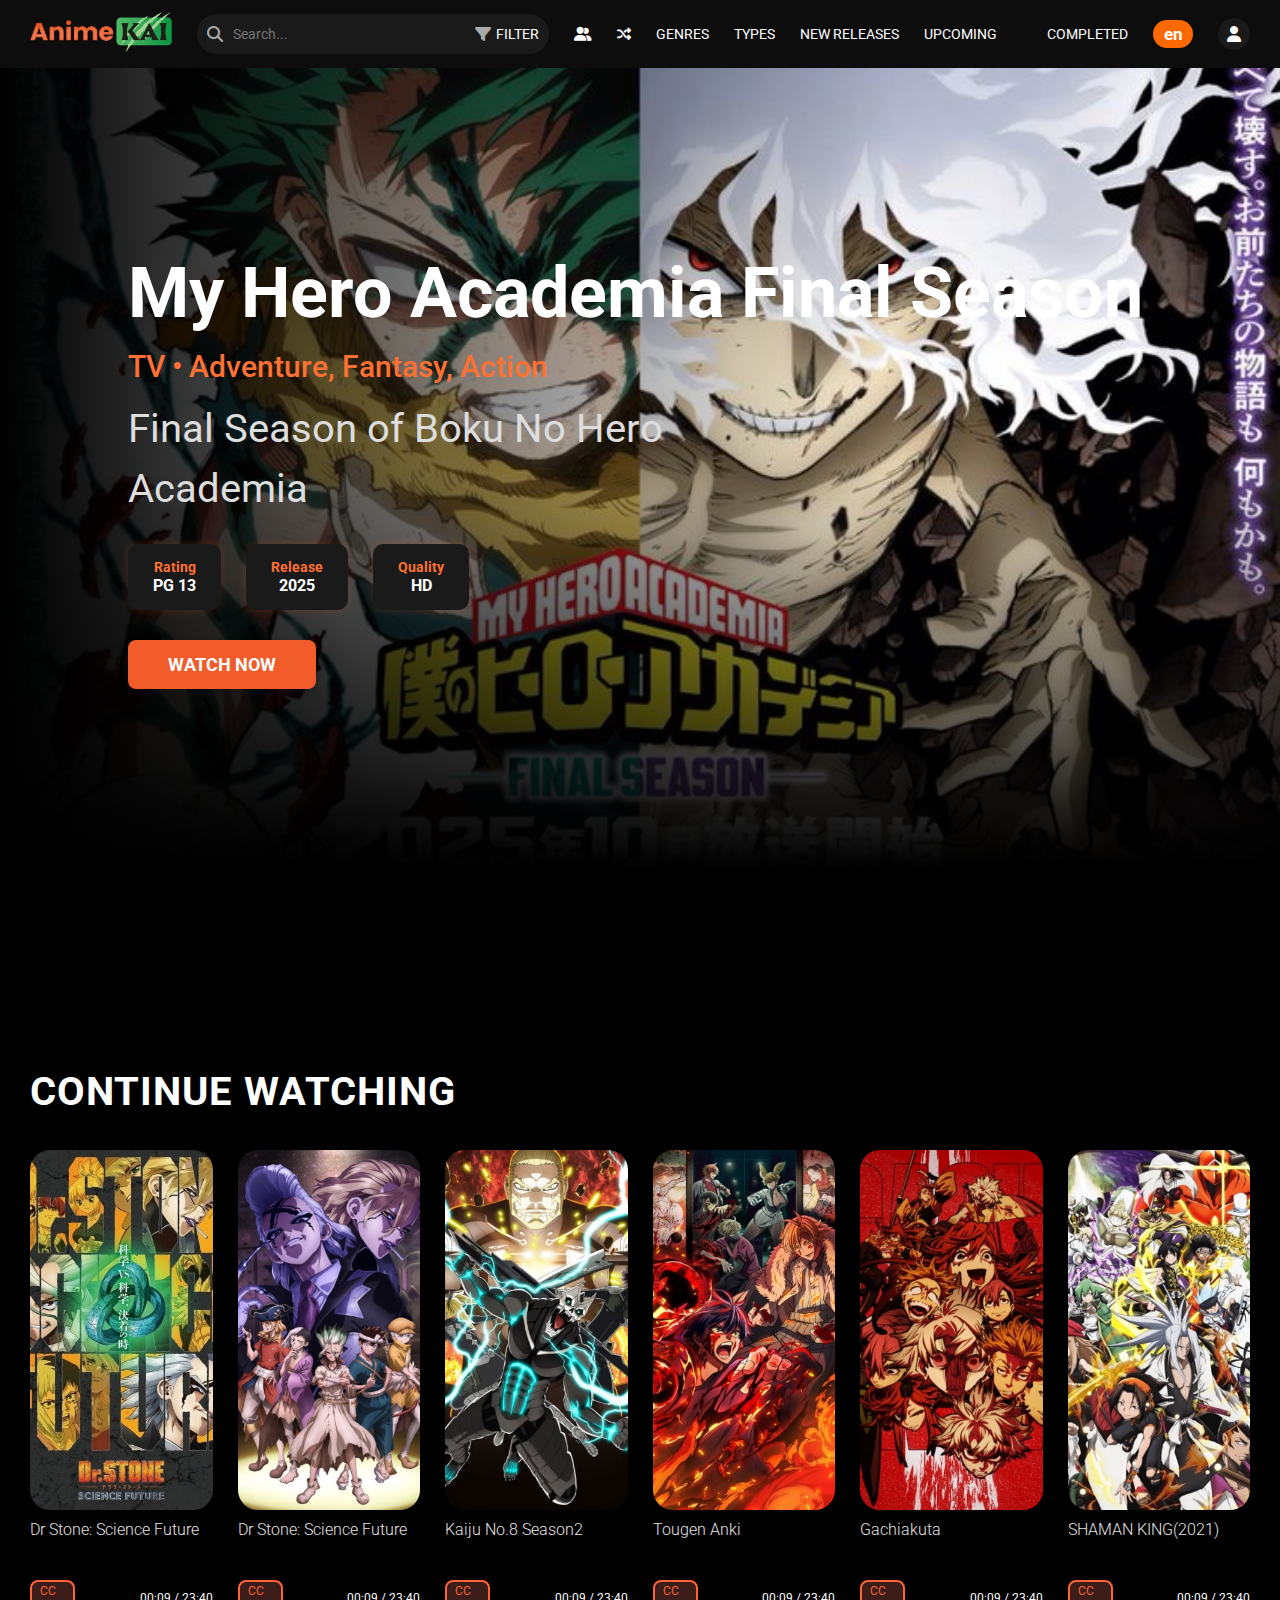
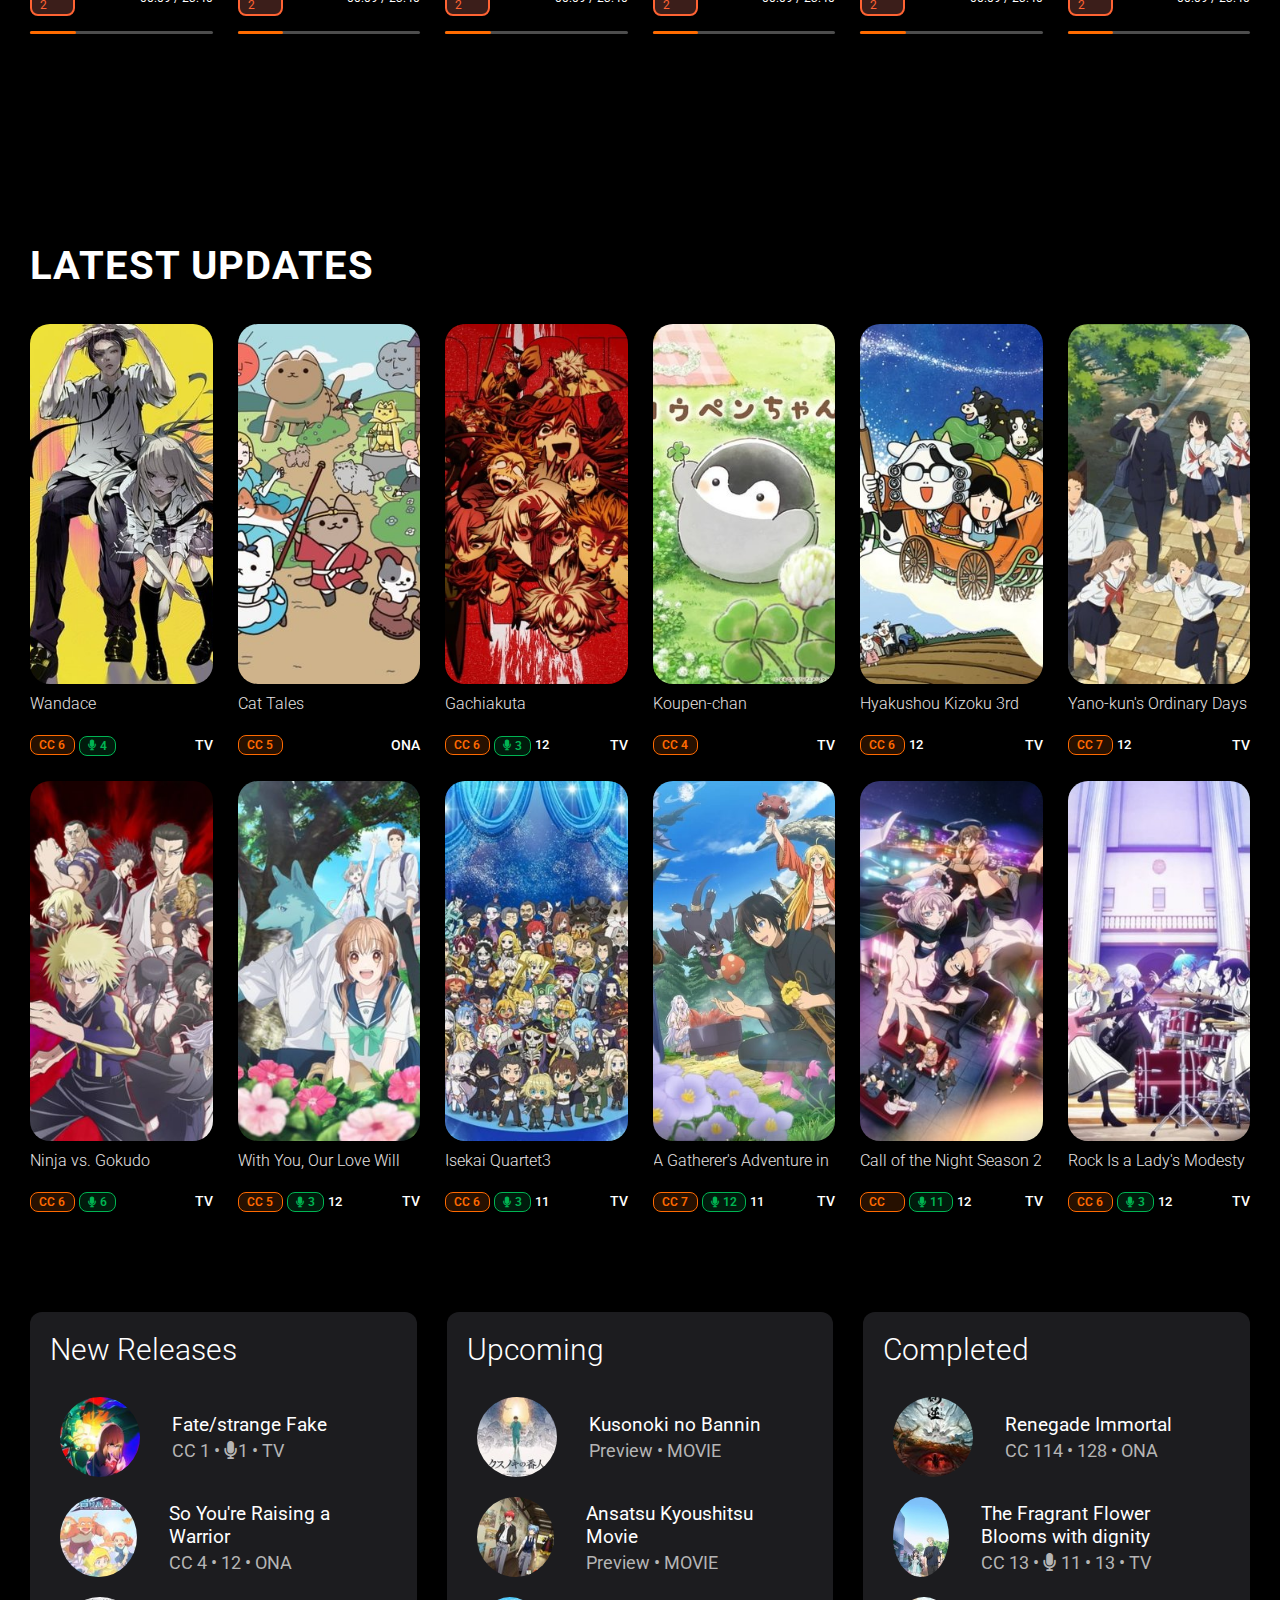
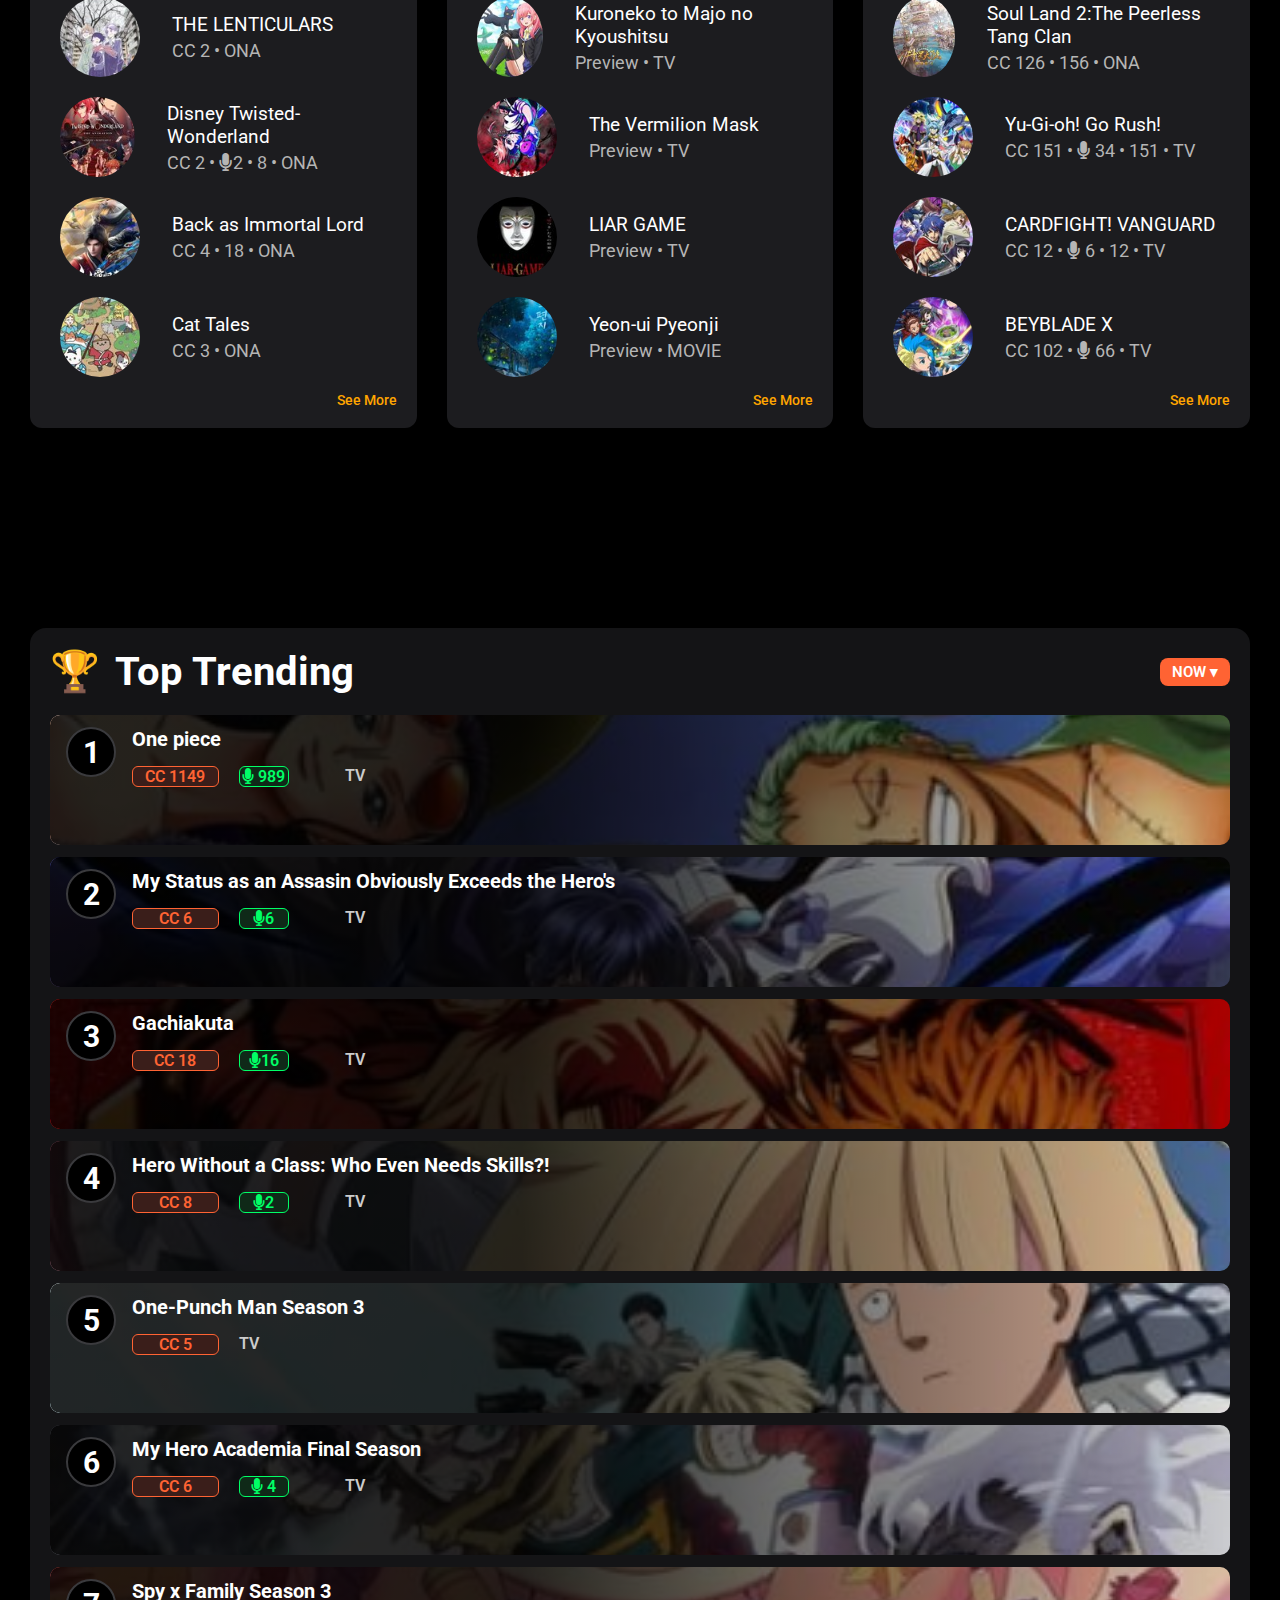
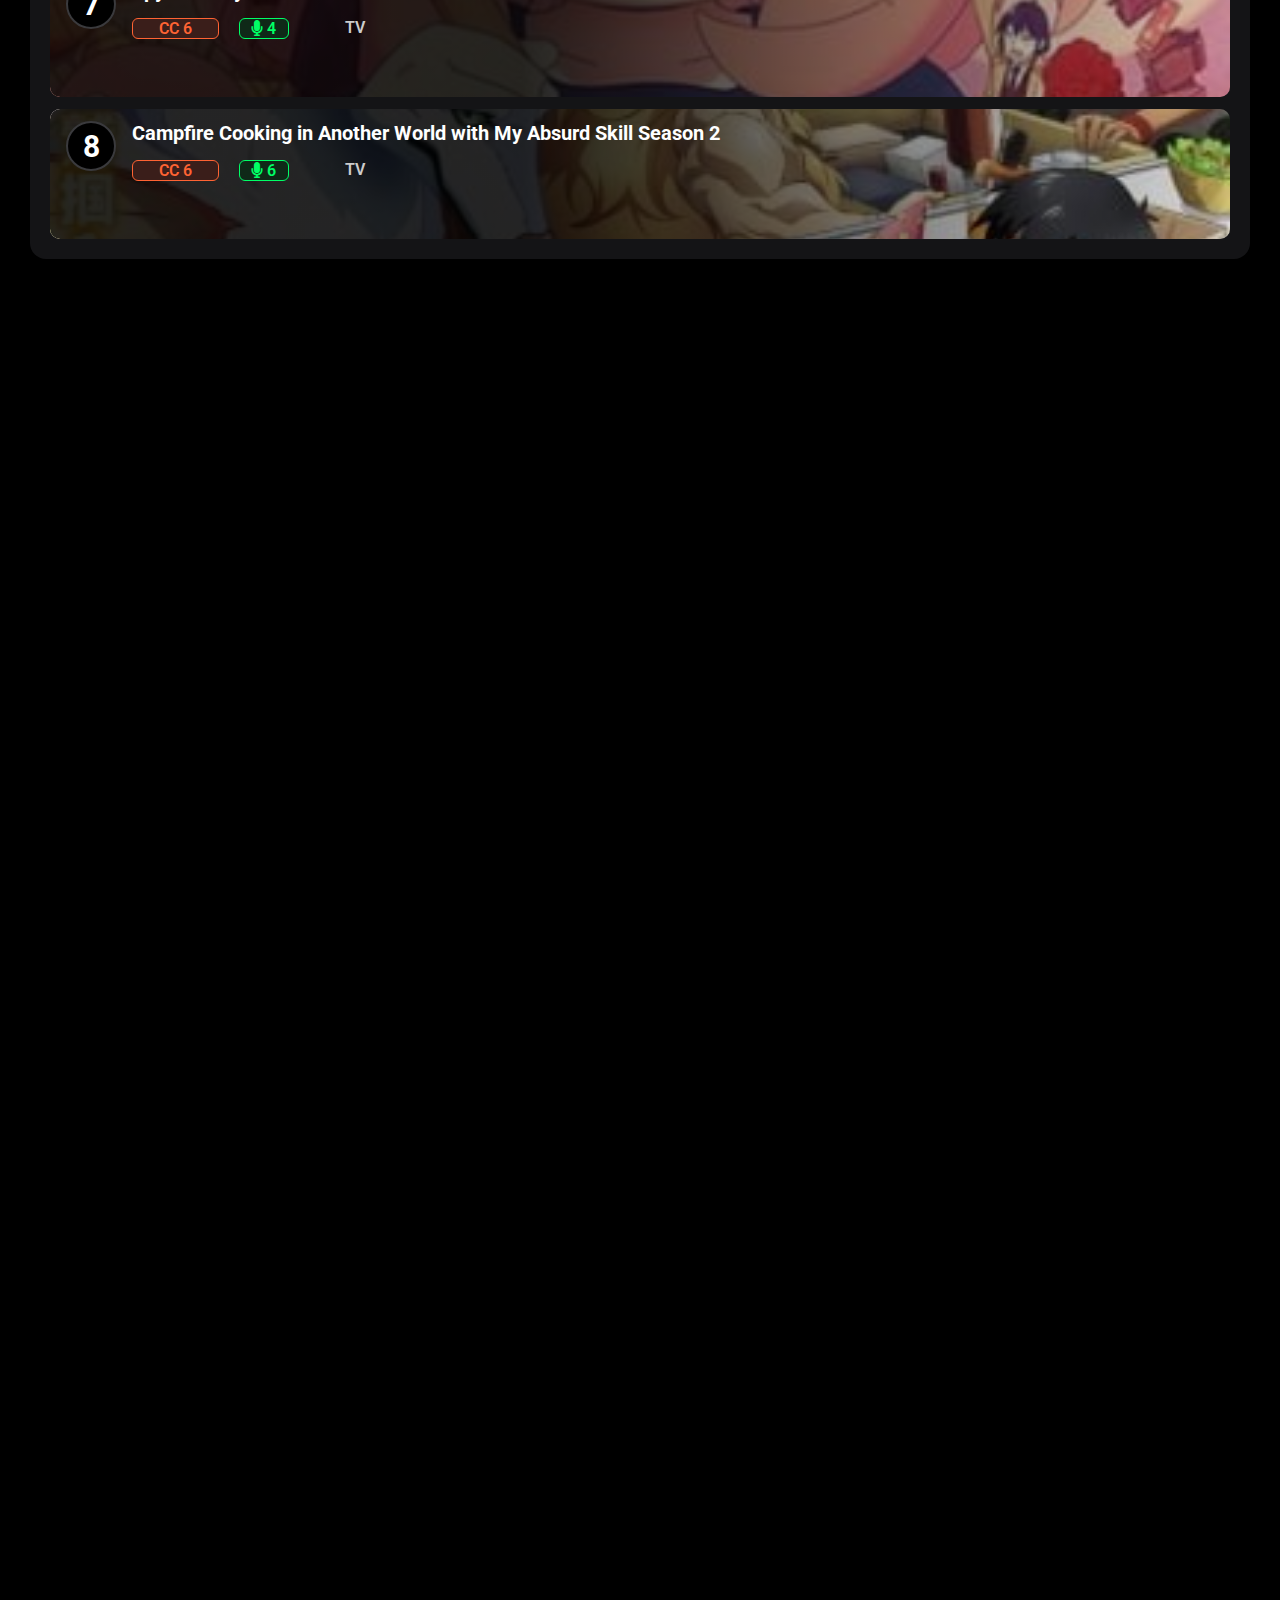
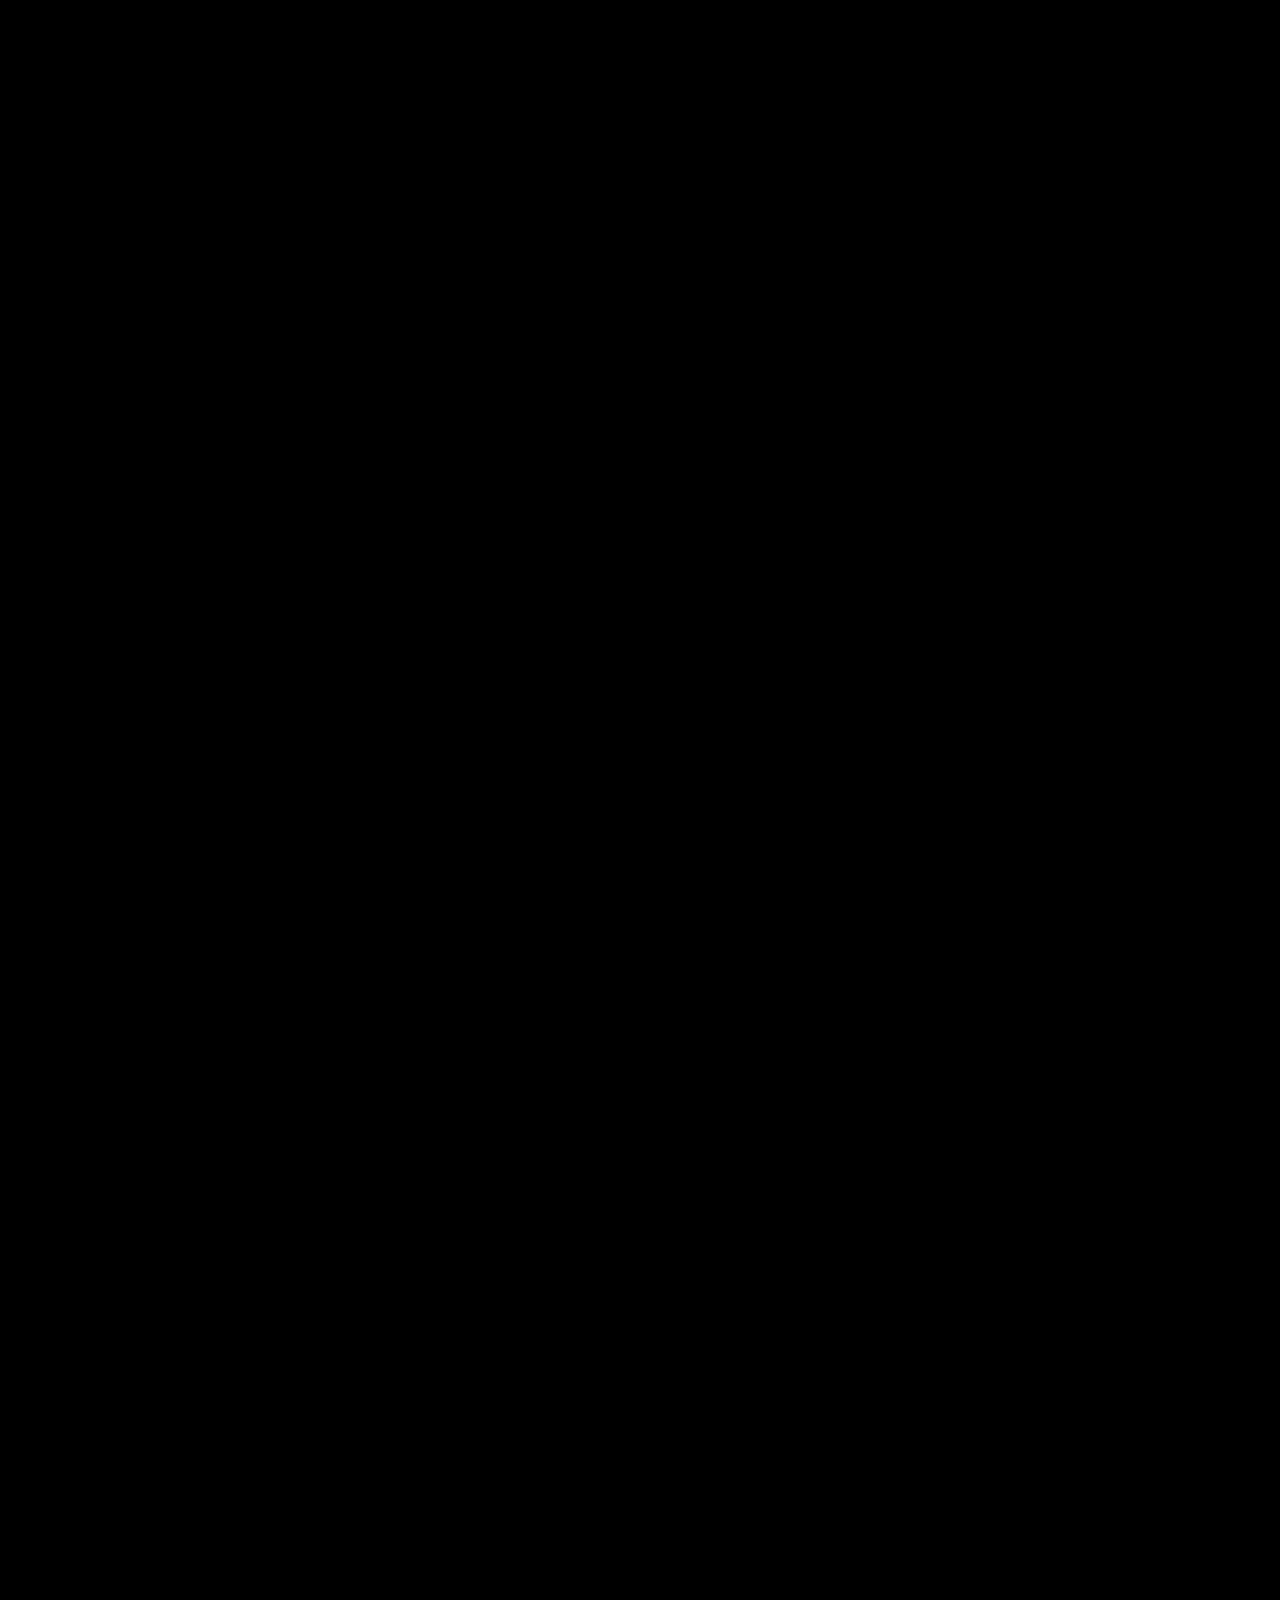
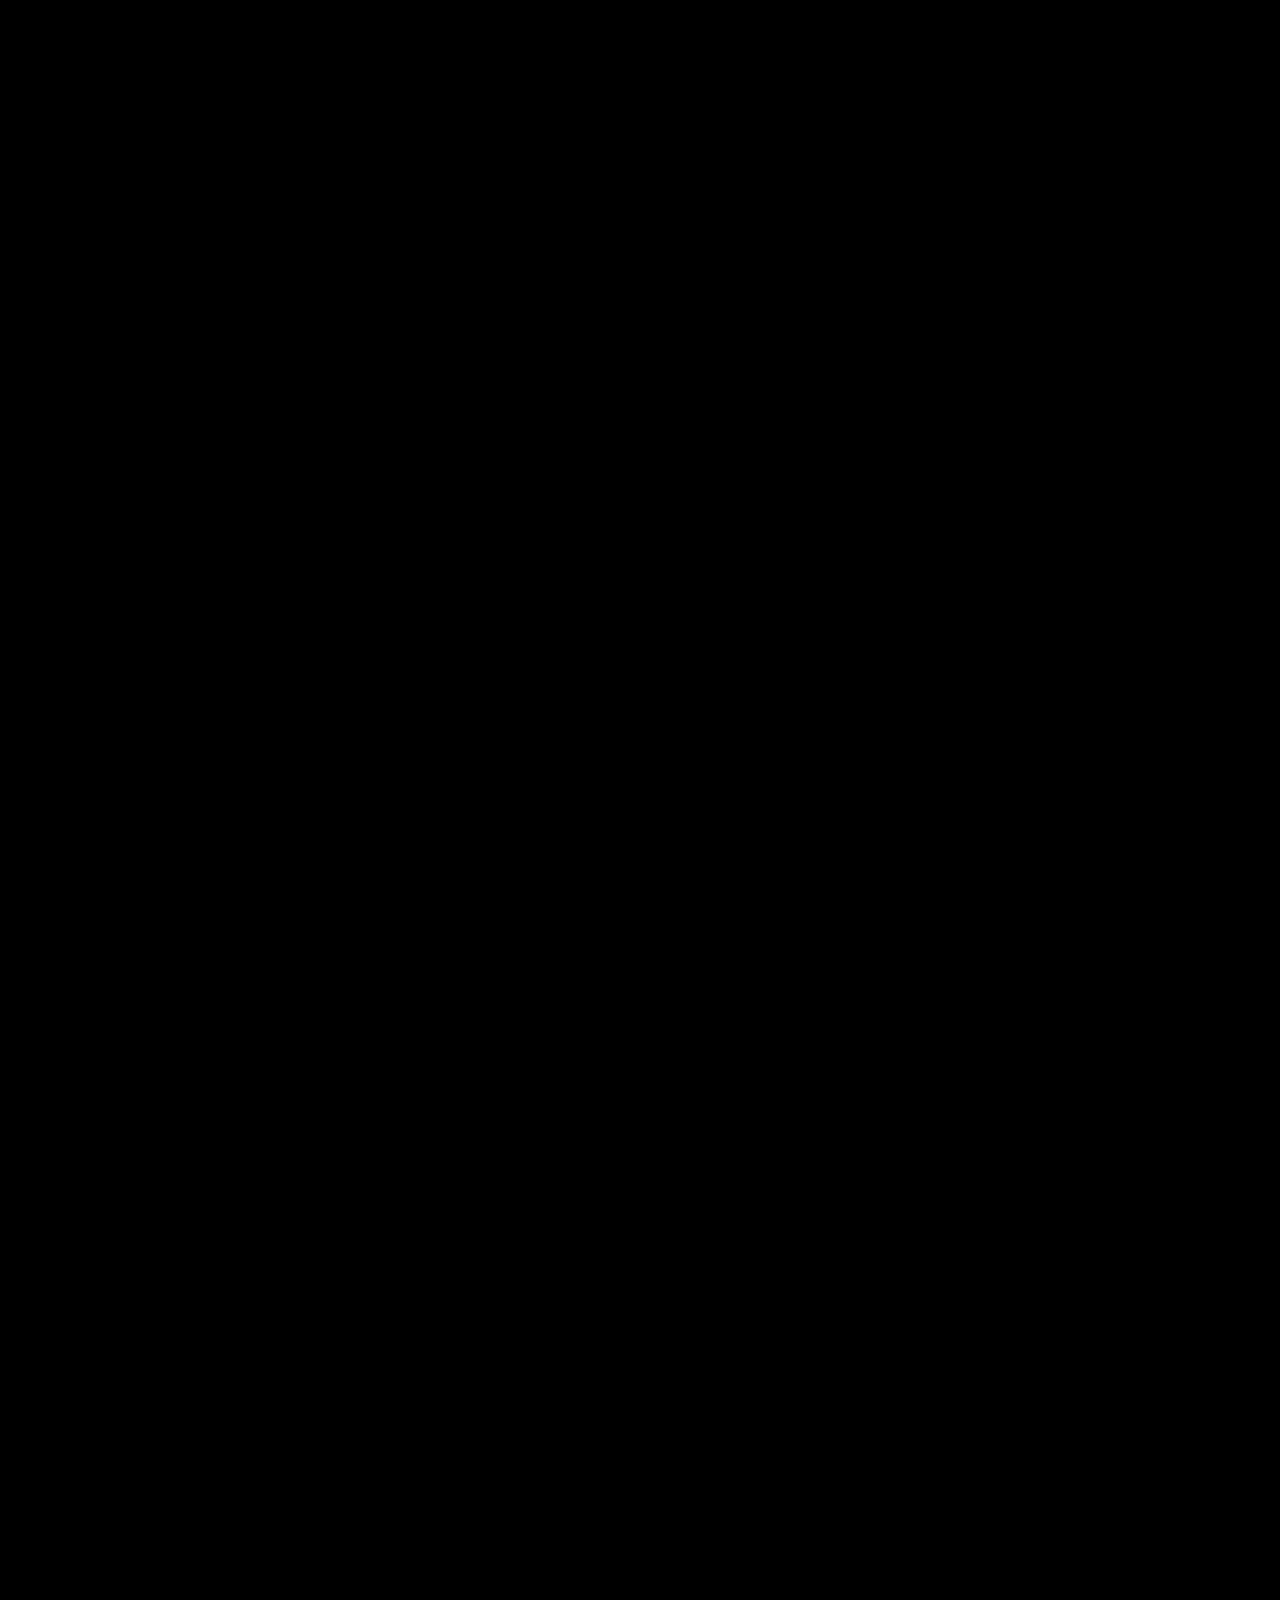
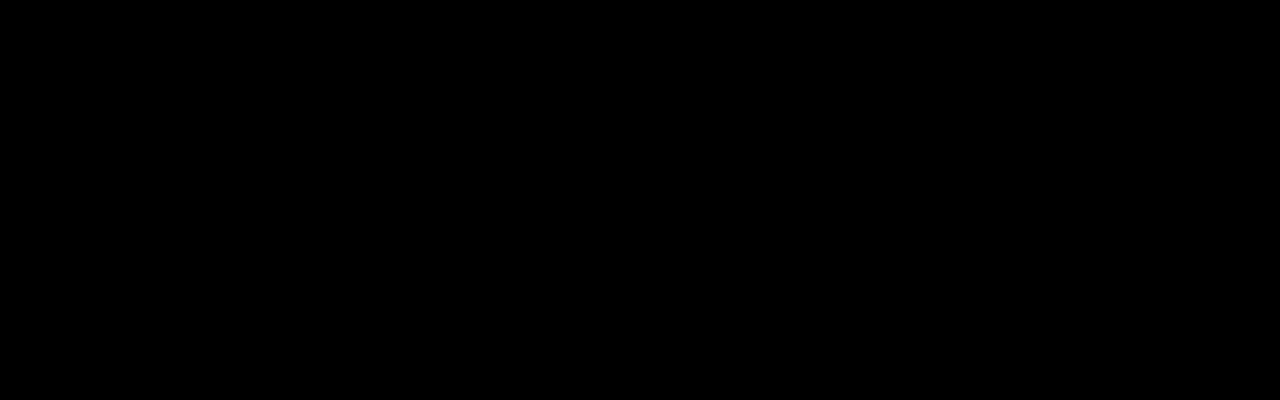
<file: Projectwebapp/index.html>
<!DOCTYPE html>
<html lang="en">
<head>
  <meta charset="UTF-8">
  <meta name="viewport" content="width=device-width, initial-scale=1.0">
  <title>AnimeKAI Header</title>

  <link href="https://fonts.googleapis.com/css2?family=Roboto:wght@400;500;700&display=swap" rel="stylesheet">
  <link rel="stylesheet" href="https://cdnjs.cloudflare.com/ajax/libs/font-awesome/6.5.0/css/all.min.css">

  <link rel="stylesheet" href="header.css">
  <link rel="stylesheet" href="section.css">
  <link rel="stylesheet" href="general.css">




</head>
<body>

  
  <header>
   <div class="left">
        <a href="index.html">
      <img class="logo" src="header/logo.png" alt="Logo">
</a>
    </div>

    <div class="search-container">
      <i class="fa-solid fa-magnifying-glass"></i>
      <input type="text" placeholder="Search...">
      <button class="filter-btn"><i class="fa-solid fa-filter"></i> FILTER</button>
    </div>
    <nav>
      <ul>
        <li><i class="fa-solid fa-user-group"></i></li>
        <li><i class="fa-solid fa-shuffle"></i></li>
        <li>GENRES</li>
        <li>TYPES</li>
        <li><a href="newreleases.html">NEW RELEASES</a></li>
        <li><a href="upcoming.html">UPCOMING</li>
        <li><a href="completed.html">COMPLETED</a></li>
        <li><button class="en-btn">en</button></li>
        <li><div class="profile"><i class="fa-solid fa-user"></i></div></li>
      </ul>
    </nav>
  </header>

  


  <section class="hero">
    <div class="banner-content">
      <div class="text-section">
        <h1>My Hero Academia Final Season</h1>
        <p class="tags">TV • Adventure, Fantasy, Action</p>
        <p class="description">
          Final Season of Boku No Hero Academia
        </p>

        <div class="info-boxes1">
          <div class="info1">
            <h4>Rating</h4>
            <p>PG 13</p>
          </div>
          <div class="info1">
            <h4>Release</h4>
            <p>2025</p>
          </div>
          <div class="info1">
            <h4>Quality</h4>
            <p>HD</p>
          </div>
        </div>

        <button class="watch-now-btn">WATCH NOW</button>
      </div>
    </div>

    
   
  </section>



<section class="continue-watching-section">
  <h2 class="section-title">CONTINUE WATCHING</h2>
  
  <div class="continue-watching-grid">


    <div>
      <div class="watch-item">
       <div class="anime-cover">
        <img src="c-watching/c1.png" alt="Gachiakuta">
         <h3 class="anime-title">Dr Stone: Science Future Part 2</h3>
       </div>
      </div>
      <div class="anime-info">

        <div class="cc">CC 2</div>
        <div class="time-progress">00:09 / 23:40</div>
        
      </div>

      <div class="progress-bar">
            <div class="progress-fill" style="width: 25%"></div>
      </div>

    </div>

    

    <div>
      <div class="watch-item">
       <div class="anime-cover">
        <img src="c-watching/c2.png" alt="Gachiakuta">
         <h3 class="anime-title">Dr Stone: Science Future Part 2</h3>
       </div>
      </div>
      <div class="anime-info">

        <div class="cc">CC 2</div>
        <div class="time-progress">00:09 / 23:40</div>
        
      </div>

      <div class="progress-bar">
            <div class="progress-fill" style="width: 25%"></div>
      </div>

    </div>


    

    <div>
      <div class="watch-item">
       <div class="anime-cover">
        <img src="c-watching/c3.png" alt="Gachiakuta">
         <h3 class="anime-title">Kaiju No.8 Season2</h3>
       </div>
      </div>
      <div class="anime-info">

        <div class="cc">CC 2</div>
        <div class="time-progress">00:09 / 23:40</div>
        
      </div>

      <div class="progress-bar">
            <div class="progress-fill" style="width: 25%"></div>
      </div>

    </div>


    

    <div>
      <div class="watch-item">
       <div class="anime-cover">
        <img src="c-watching/c4.png" alt="Gachiakuta">
         <h3 class="anime-title">Tougen Anki</h3>
       </div>
      </div>
      <div class="anime-info">

        <div class="cc">CC 2</div>
        <div class="time-progress">00:09 / 23:40</div>
        
      </div>

      <div class="progress-bar">
            <div class="progress-fill" style="width: 25%"></div>
      </div>

    </div>


    

    <div>
      <div class="watch-item">
       <div class="anime-cover">
        <img src="c-watching/c5.png" alt="Gachiakuta">
         <h3 class="anime-title">Gachiakuta</h3>
       </div>
      </div>
      <div class="anime-info">

        <div class="cc">CC 2</div>
        <div class="time-progress">00:09 / 23:40</div>
        
      </div>

      <div class="progress-bar">
            <div class="progress-fill" style="width: 25%"></div>
      </div>

    </div>


    

    <div>
      <div class="watch-item">
       <div class="anime-cover">
        <img src="c-watching/c6.png" alt="Gachiakuta">
         <h3 class="anime-title">SHAMAN KING(2021)</h3>
       </div>
      </div>
      <div class="anime-info">

        <div class="cc">CC 2</div>
        <div class="time-progress">00:09 / 23:40</div>
        
      </div>

      <div class="progress-bar">
            <div class="progress-fill" style="width: 25%"></div>
      </div>

      

    </div>


  
  </div>
  </section>

  <section class="continue-watching-section">
  <h2 class="section-title"> LATEST UPDATES</h2>
  
  <div class="continue-watching-grid">


    <div>
      <div class="watch-item">
       <div class="anime-cover">
        <img src="latestupdate/l13.png" alt="Gachiakuta">
         <h3 class="anime-title">Wandace</h3>
       </div>
      </div>
    <div class="badge-container">

      <div>   
      <span class="badge cc">CC 6</span>
      <span class="badge mic"><i class="fa-solid fa-microphone"></i> 4</span>
        </div>
      <span class="anime-type">TV</span>
    </div>

    </div>

    <div>
      <div class="watch-item">
       <div class="anime-cover">
        <img src="latestupdate/l23.png" alt="Gachiakuta">
         <h3 class="anime-title">Cat Tales</h3>
       </div>
      </div>
    <div class="badge-container">

      <div>   
      <span class="badge cc">CC 5</span>
   
        </div>
      <span class="anime-type">ONA</span>
    </div>

    </div>

    <div>
      <div class="watch-item">
       <div class="anime-cover">
        <img src="latestupdate/l133.png" alt="Gachiakuta">
         <h3 class="anime-title">Gachiakuta</h3>
       </div>
      </div>
    <div class="badge-container">

      <div>   
      <span class="badge cc">CC 6</span>
      <span class="badge mic"><i class="fa-solid fa-microphone"></i> 3</span>
      <span class="episode-count">12</span>
        </div>
      <span class="anime-type">TV</span>
    </div>

    </div>

    <div>
      <div class="watch-item">
       <div class="anime-cover">
        <img src="latestupdate/l33.png" alt="Gachiakuta">
         <h3 class="anime-title">Koupen-chan</h3>
       </div>
      </div>
    <div class="badge-container">

      <div>   
      <span class="badge cc">CC 4</span>
    
        </div>
      <span class="anime-type">TV</span>
    </div>

    </div>

    <div>
      <div class="watch-item">
       <div class="anime-cover">
        <img src="latestupdate/l43.png" alt="Gachiakuta">
         <h3 class="anime-title">Hyakushou Kizoku 3rd Season</h3>
       </div>
      </div>
    <div class="badge-container">

      <div>   
      <span class="badge cc">CC 6</span>
      <span class="episode-count">12</span>
        </div>
      <span class="anime-type">TV</span>
    </div>

    </div>

    <div>
      <div class="watch-item">
       <div class="anime-cover">
        <img src="latestupdate/l53.png" alt="Gachiakuta">
         <h3 class="anime-title">Yano-kun's Ordinary Days</h3>
       </div>
      </div>
    <div class="badge-container">

      <div>   
      <span class="badge cc">CC 7</span>
      <span class="episode-count">12</span>
        </div>
      <span class="anime-type">TV</span>
    </div>

    </div>

    <div>
      <div class="watch-item">
       <div class="anime-cover">
        <img src="latestupdate/l63.png" alt="Gachiakuta">
         <h3 class="anime-title">Ninja vs. Gokudo</h3>
       </div>
      </div>
    <div class="badge-container">

      <div>   
      <span class="badge cc">CC 6</span>
      <span class="badge mic"><i class="fa-solid fa-microphone"></i> 6</span>
        </div>
      <span class="anime-type">TV</span>
    </div>

    </div>

    <div>
      <div class="watch-item">
       <div class="anime-cover">
        <img src="latestupdate/l73.png" alt="Gachiakuta">
         <h3 class="anime-title">With You, Our Love Will Make It Through</h3>
       </div>
      </div>
    <div class="badge-container">

      <div>   
      <span class="badge cc">CC 5</span>
      <span class="badge mic"><i class="fa-solid fa-microphone"></i> 3</span>
      <span class="episode-count">12</span>
        </div>
      <span class="anime-type">TV</span>
    </div>

    </div>

    <div>
      <div class="watch-item">
       <div class="anime-cover">
        <img src="latestupdate/l93.png" alt="Gachiakuta">
         <h3 class="anime-title">Isekai Quartet3</h3>
       </div>
      </div>
    <div class="badge-container">

      <div>   
      <span class="badge cc">CC 6</span>
      <span class="badge mic"><i class="fa-solid fa-microphone"></i> 3</span>
      <span class="episode-count">11</span>
        </div>
      <span class="anime-type">TV</span>
    </div>

    </div>

    <div>
      <div class="watch-item">
       <div class="anime-cover">
        <img src="latestupdate/l103.png" alt="Gachiakuta">
         <h3 class="anime-title">A Gatherer's Adventure in Isekai</h3>
       </div>
      </div>
    <div class="badge-container">

      <div>   
      <span class="badge cc">CC 7</span>
      <span class="badge mic"><i class="fa-solid fa-microphone"></i> 12</span>
      <span class="episode-count">11</span>
        </div>
      <span class="anime-type">TV</span>
    </div>

    </div>

    <div>
      <div class="watch-item">
       <div class="anime-cover">
        <img src="latestupdate/l113.png" alt="Gachiakuta">
         <h3 class="anime-title">Call of the Night Season 2</h3>
       </div>
      </div>
    <div class="badge-container">

      <div>   
      <span class="badge cc">CC </span>
      <span class="badge mic"><i class="fa-solid fa-microphone"></i> 11</span>
      <span class="episode-count">12</span>
        </div>
      <span class="anime-type">TV</span>
    </div>

    </div>

    <div>
      <div class="watch-item">
       <div class="anime-cover">
        <img src="latestupdate/l123.png" alt="Gachiakuta">
         <h3 class="anime-title">Rock Is a Lady's Modesty</h3>
       </div>
      </div>
    <div class="badge-container">

      <div>   
      <span class="badge cc">CC 6</span>
      <span class="badge mic"><i class="fa-solid fa-microphone"></i> 3</span>
      <span class="episode-count">12</span>
        </div>
      <span class="anime-type">TV</span>
    </div>

    </div>
  </div>
  </section>

  <!----BOTTOM/NEWRELEASE-->

  <div class="container">
    <div class="section">
      <h2>New Releases</h2>
      <div class="card">
        <img src="new-release/n1.png" alt="">
        <div class="info">
          <h3>Fate/strange Fake</h3>
          <p>CC 1 • <i class="fa-solid fa-microphone"></i>1 • TV</p>
        </div>
      </div>
      <div class="card">
        <img src="new-release/n2.png" alt="">
        <div class="info">
          <h3>So You're Raising a Warrior</h3>
          <p>CC 4 • 12 • ONA</p>
        </div>
      </div>
      <div class="card">
        <img src="new-release/n3.png" alt="">
        <div class="info">
          <h3>THE LENTICULARS</h3>
          <p>CC 2 • ONA</p>
        </div>
      </div>
      <div class="card">
        <img src="new-release/n4.png" alt="">
        <div class="info">
          <h3>Disney Twisted-Wonderland</h3>
          <p>CC 2 • <i class="fa-solid fa-microphone"></i>2 • 8 • ONA </p>
        </div>
      </div>
      <div class="card">
        <img src="new-release/n5.png" alt="">
        <div class="info">
          <h3>Back as Immortal Lord</h3>
          <p>CC 4 • 18 • ONA</p>
        </div>
      </div>
      <div class="card">
        <img src="new-release/n6.png" alt="">
        <div class="info">
          <h3>Cat Tales</h3>
          <p>CC 3 • ONA</p> 
          </div>
      </div>
        <a href="#" class="see-more">See More</a>
        
    </div>

    <!----BOTTOM/UPCOMING-->

    <div class="section">
      <h2>Upcoming</h2>
      <div class="card">
        <img src="upcoming/u1.png" alt="">
        <div class="info">
          <h3>Kusonoki no Bannin</h3>
          <p>Preview • MOVIE</p>
        </div>
      </div>
      <div class="card">
        <img src="upcoming/u2.png" alt="">
        <div class="info">
          <h3>Ansatsu Kyoushitsu Movie</h3>
          <p>Preview • MOVIE</p>
        </div>
      </div>
      <div class="card">
        <img src="upcoming/u3.png" alt="">
        <div class="info">
          <h3>Kuroneko to Majo no Kyoushitsu</h3>
          <p>Preview • TV</p>
        </div>
      </div>
      <div class="card">
        <img src="upcoming/u4.png" alt="">
        <div class="info">
          <h3>The Vermilion Mask</h3>
          <p>Preview • TV</p>
        </div>
      </div>
      <div class="card">
        <img src="upcoming/u5.png" alt="">
        <div class="info">
          <h3>LIAR GAME</h3>
          <p>Preview • TV</p>
        </div>
      </div>
      <div class="card">
        <img src="upcoming/u6.png" alt="">
        <div class="info">
          <h3>Yeon-ui Pyeonji</h3>
          <p>Preview • MOVIE</p>
         </div>
      </div>
          <a href="#" class="see-more">See More</a>
           
    </div>

    <!----BOTTOM/COMPLETED-->
    <div class="section">
      <h2>Completed</h2>
      <div class="card">
        <img src="completed/c1.png" alt="">
        <div class="info">
          <h3>Renegade Immortal</h3>
          <p>CC 114 • 128 • ONA</p>
        </div>
      </div>
      <div class="card">
        <img src="completed/c2.png" alt="">
        <div class="info">
          <h3>The Fragrant Flower Blooms with dignity</h3>
          <p>CC 13 • <i class="fa-solid fa-microphone"></i> 11 • 13 • TV</p>
        </div>
      </div>
      <div class="card">
        <img src="completed/c3.png" alt="">
        <div class="info">
          <h3>Soul Land 2:The Peerless Tang Clan</h3>
          <p>CC 126 • 156 • ONA </p>
        </div>
      </div>
      <div class="card">
        <img src="completed/c4.png" alt="">
        <div class="info">
          <h3>Yu-Gi-oh! Go Rush!</h3>
          <p>CC 151 • <i class="fa-solid fa-microphone"></i> 34 • 151 • TV</p>
        </div>
      </div>
      <div class="card">
        <img src="completed/c5.png" alt="">
        <div class="info">
          <h3>CARDFIGHT! VANGUARD</h3>
          <p>CC 12 • <i class="fa-solid fa-microphone"></i> 6 • 12 • TV</p>
        </div>
      </div>
      <div class="card">
        <img src="completed/c6.png" alt="">
        <div class="info">
          <h3>BEYBLADE X</h3>
          <p>CC 102 • <i class="fa-solid fa-microphone"></i> 66 • TV</p>
        </div>
      </div>

      <a href="#" class="see-more">See More</a>
    </div>
  </div>



<!--   TOP TRENDING    -->

<div class="trending-container">
    <div class="trending-header">
      <h2><span class="icon">🏆</span> Top Trending</h2>
      <button class="now-btn">NOW ▾</button>
    </div>

    <div class="anime-list1">

      <div class="anime-card1" style="background-image: url('trending/tren1.png')">
        <div class="rank">1</div>
        <div class="anime-info1">
          <h3>
            One piece
          </h3>
          <div class="tagsa">
            <div class="cc1">CC 1149</div>
            <div class="ep1"><i class="fa-solid fa-microphone"></i> 989</div>
            <div class="type1">TV</div>
          </div>

        </div>
      </div>

      <div class="anime-card1" style="background-image: url('trending/tren2.png')">
        <div class="rank">2</div>
        <div class="anime-info1">
          <h3>
            My Status as an Assasin Obviously Exceeds the Hero's
          </h3>
          <div class="tagsa">
            <div class="cc1">CC 6</div>
            <div class="ep1"><i class="fa-solid fa-microphone"></i>6</div>
            <div class="type1">TV</div>
          </div>

           </div>

        </div>

         <div class="anime-card1" style="background-image: url('trending/tren3.png')">
        <div class="rank">3</div>
        <div class="anime-info1">
          <h3>
            Gachiakuta
          </h3>
          <div class="tagsa">
            <div class="cc1">CC 18</div>
            <div class="ep1"><i class="fa-solid fa-microphone"></i>16</div>
            <div class="type1">TV</div>
          </div>

           </div>

        </div>

         <div class="anime-card1" style="background-image: url('trending/tren44.png')">
        <div class="rank">4</div>
        <div class="anime-info1">
          <h3>
            Hero Without a Class: Who Even Needs Skills?!
          </h3>
          <div class="tagsa">
            <div class="cc1">CC 8</div>
            <div class="ep1"><i class="fa-solid fa-microphone"></i>2</div>
            <div class="type1">TV</div>
          </div>

           </div>

        </div>


         <div class="anime-card1" style="background-image: url('trending/tren5.png')">
        <div class="rank">5</div>
        <div class="anime-info1">
          <h3>
            One-Punch Man Season 3
          </h3>
          <div class="tagsa">
            <div class="cc1">CC 5</div>
            <div class="type1">TV</div>
          </div>

           </div>

        </div>


         <div class="anime-card1" style="background-image: url('trending/tren6.png')">
        <div class="rank">6</div>
        <div class="anime-info1">
          <h3>
            My Hero Academia Final Season
          </h3>
          <div class="tagsa">
            <div class="cc1">CC 6</div>
            <div class="ep1"><i class="fa-solid fa-microphone"></i> 4</div>
            <div class="type1">TV</div>
          </div>

           </div>

        </div>


         <div class="anime-card1" style="background-image: url('trending/tren7.png')">
        <div class="rank">7</div>
        <div class="anime-info1">
          <h3>
            Spy x Family Season 3
          </h3>
          <div class="tagsa">
            <div class="cc1">CC 6</div>
            <div class="ep1"><i class="fa-solid fa-microphone"></i> 4</div>
            <div class="type1">TV</div>
          </div>

           </div>

        </div>


         <div class="anime-card1" style="background-image: url('trending/tren9.png')">
        <div class="rank">8</div>
        <div class="anime-info1">
          <h3>
            Campfire Cooking in Another World with My Absurd Skill Season 2
          </h3>
          <div class="tagsa">
            <div class="cc1">CC 6</div>
            <div class="ep1"><i class="fa-solid fa-microphone"></i> 6</div>
            <div class="type1">TV</div>
          </div>

           </div>

        </div>
    </div>

  </div>




  
  


</body>
</html>
</file>
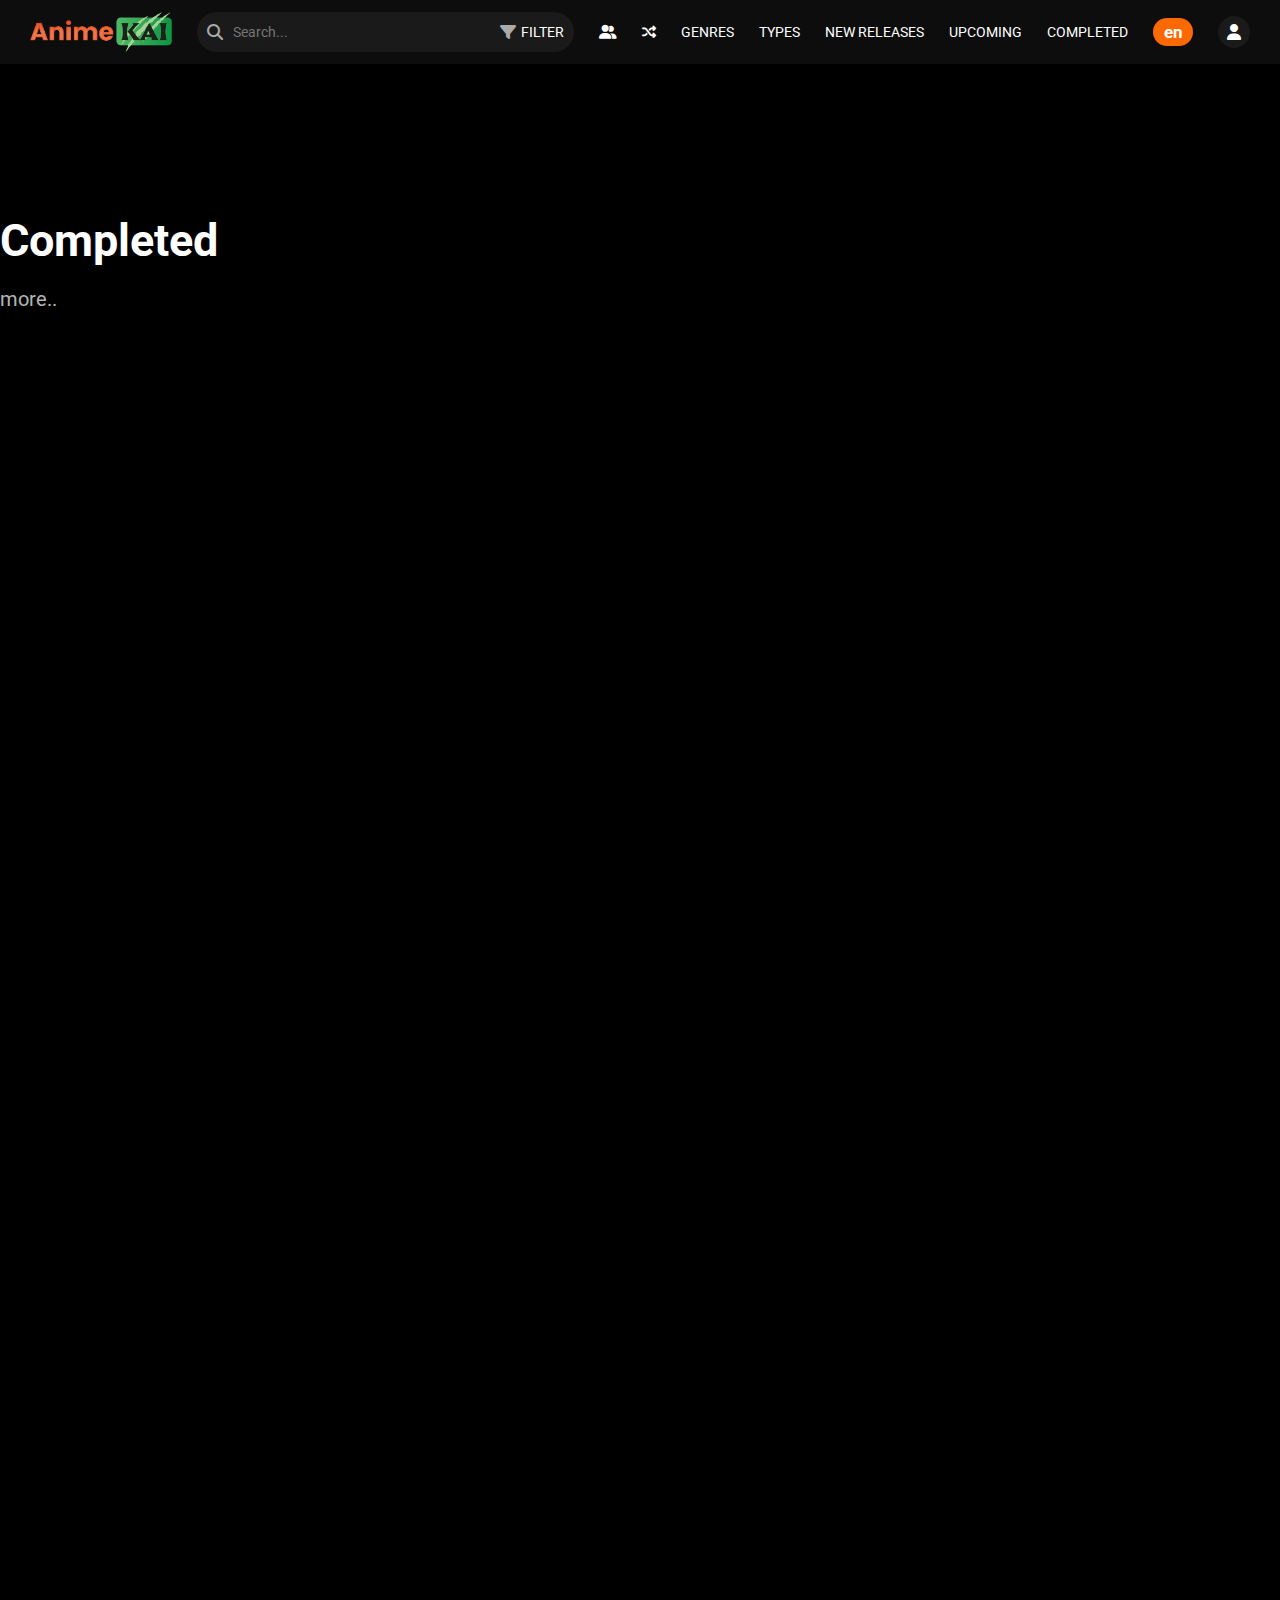
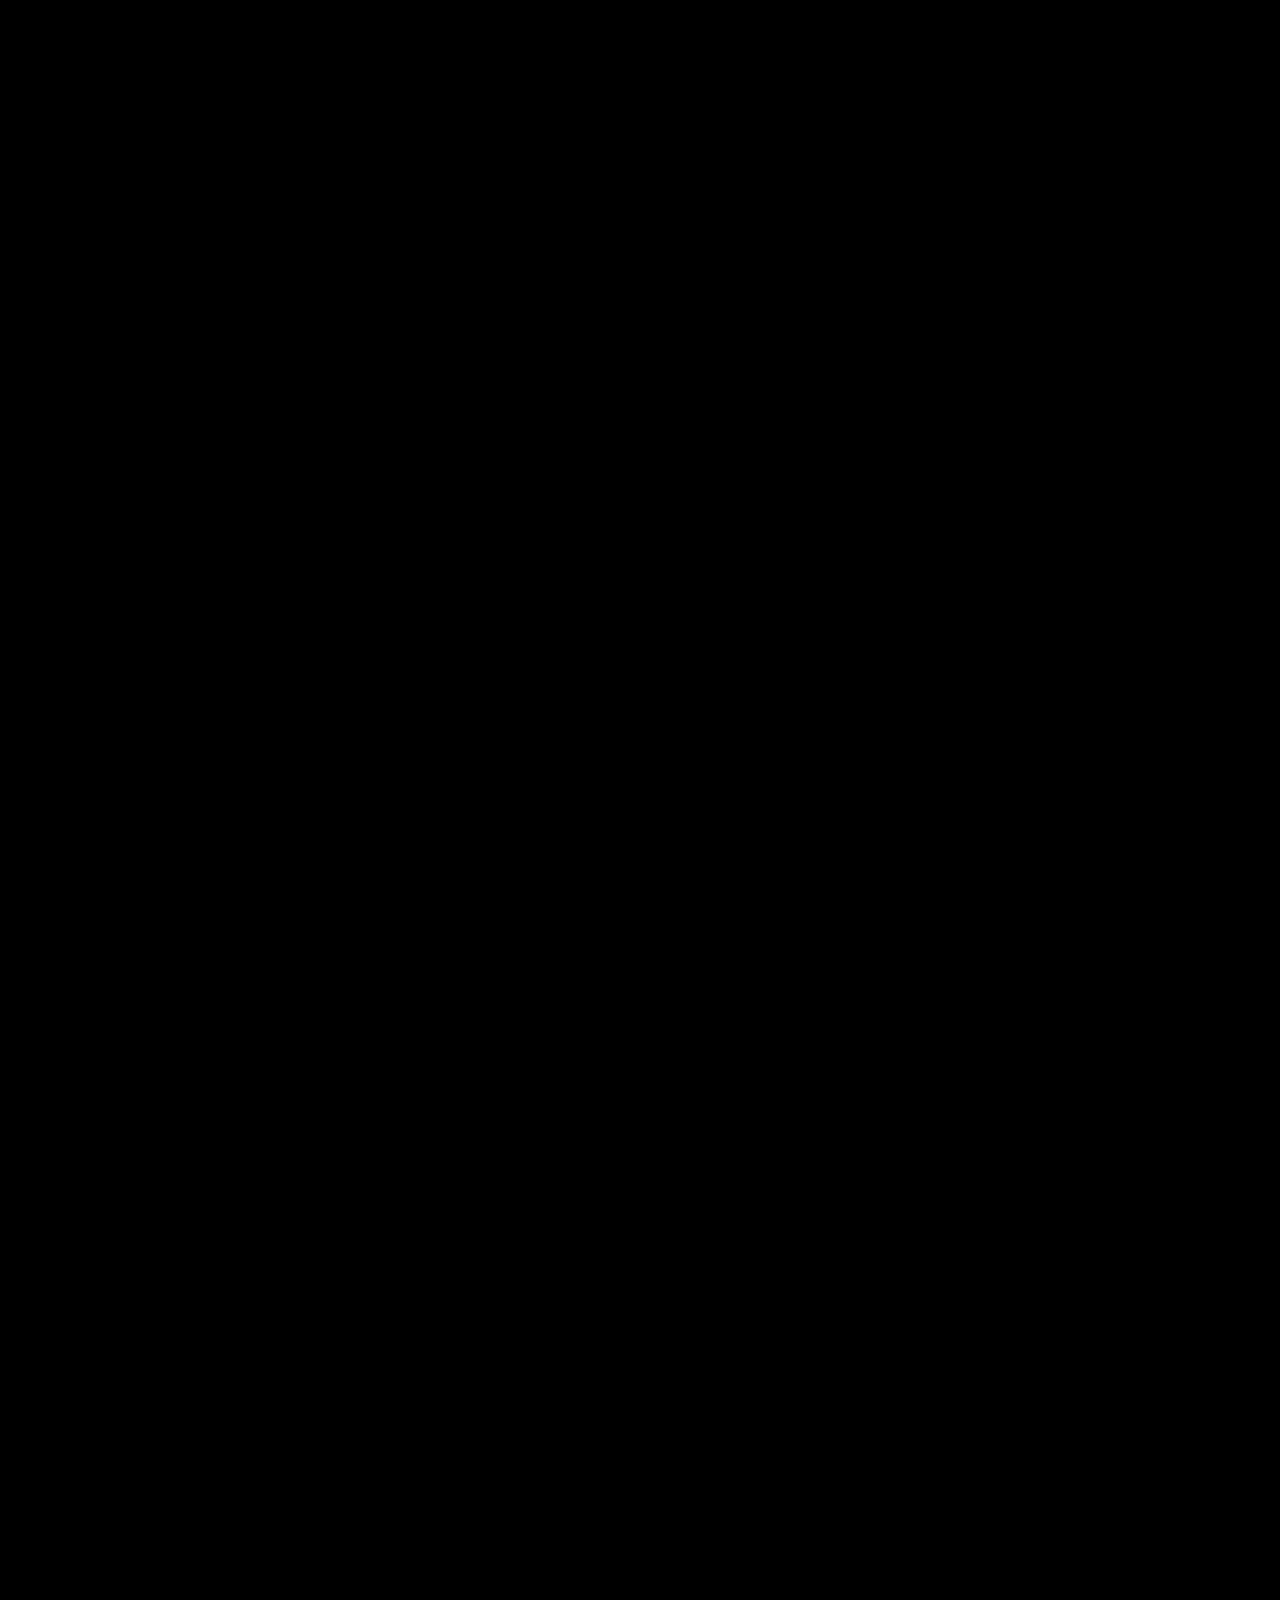
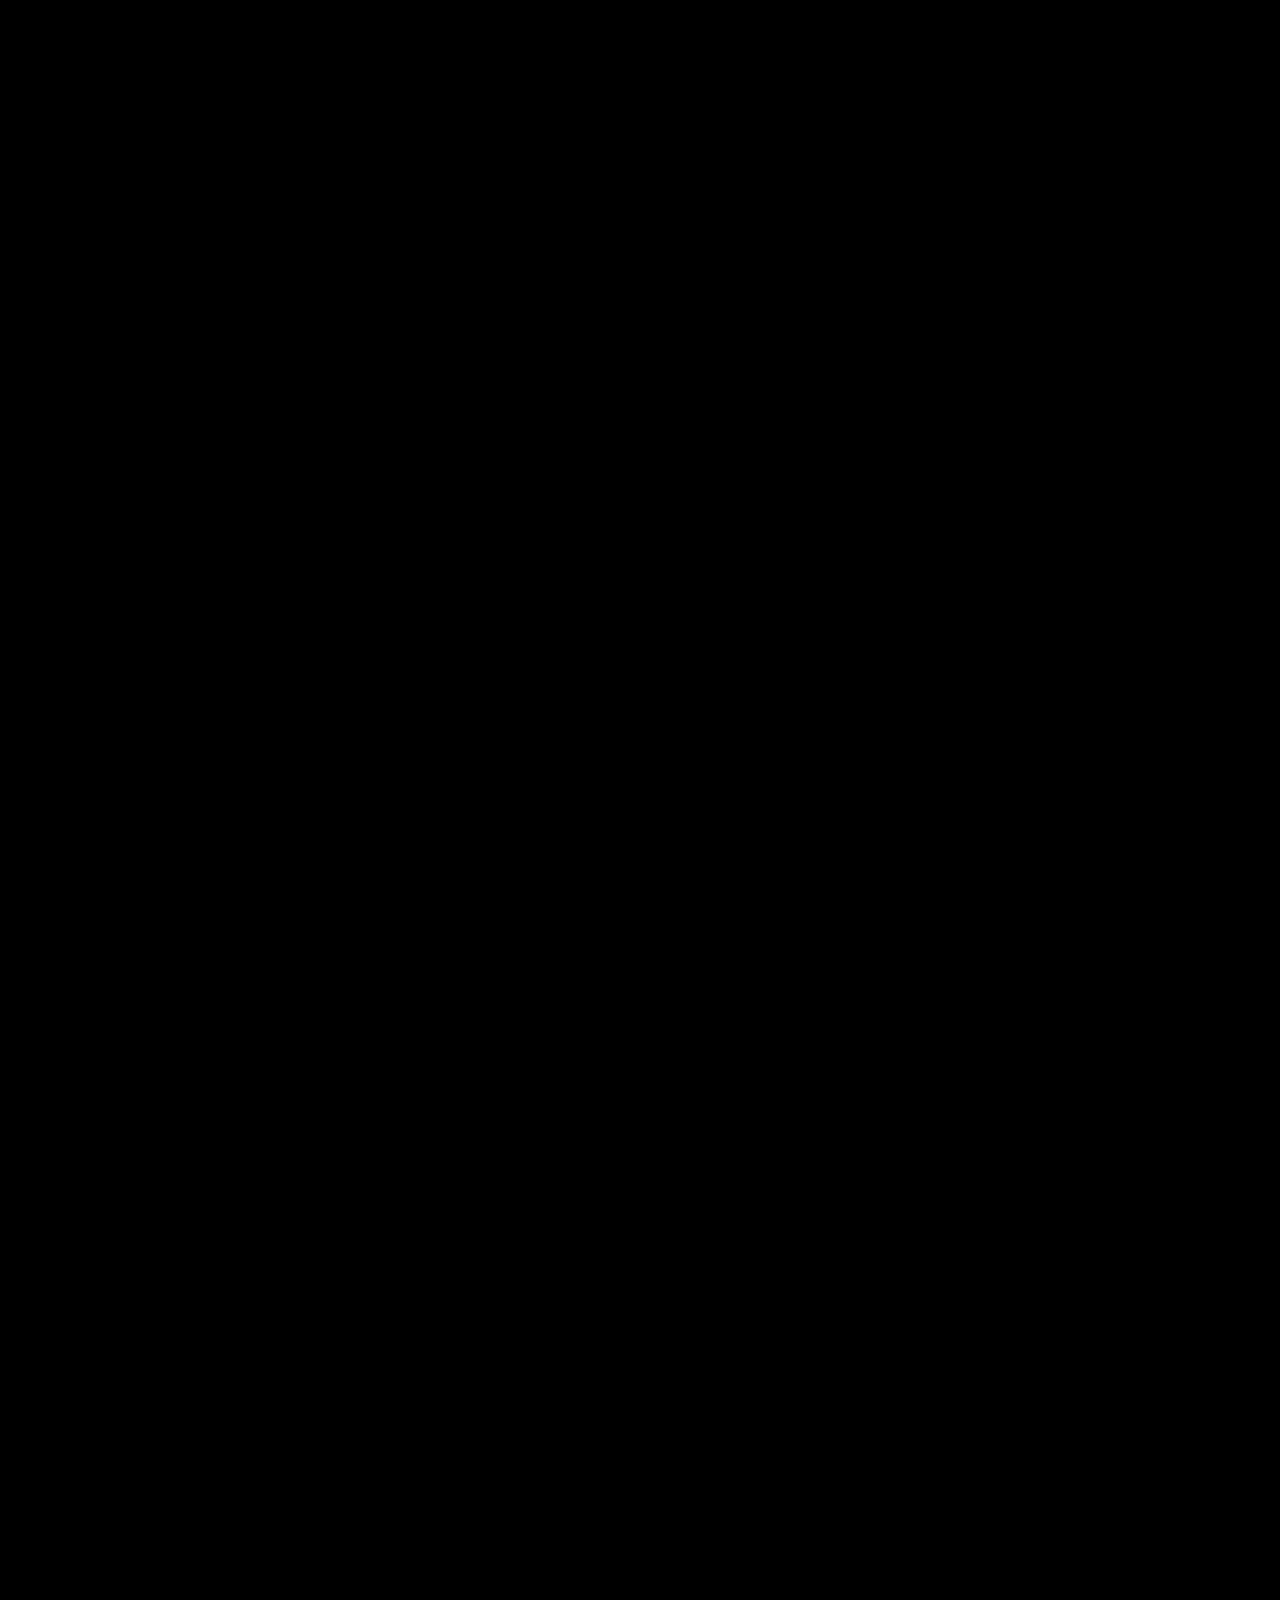
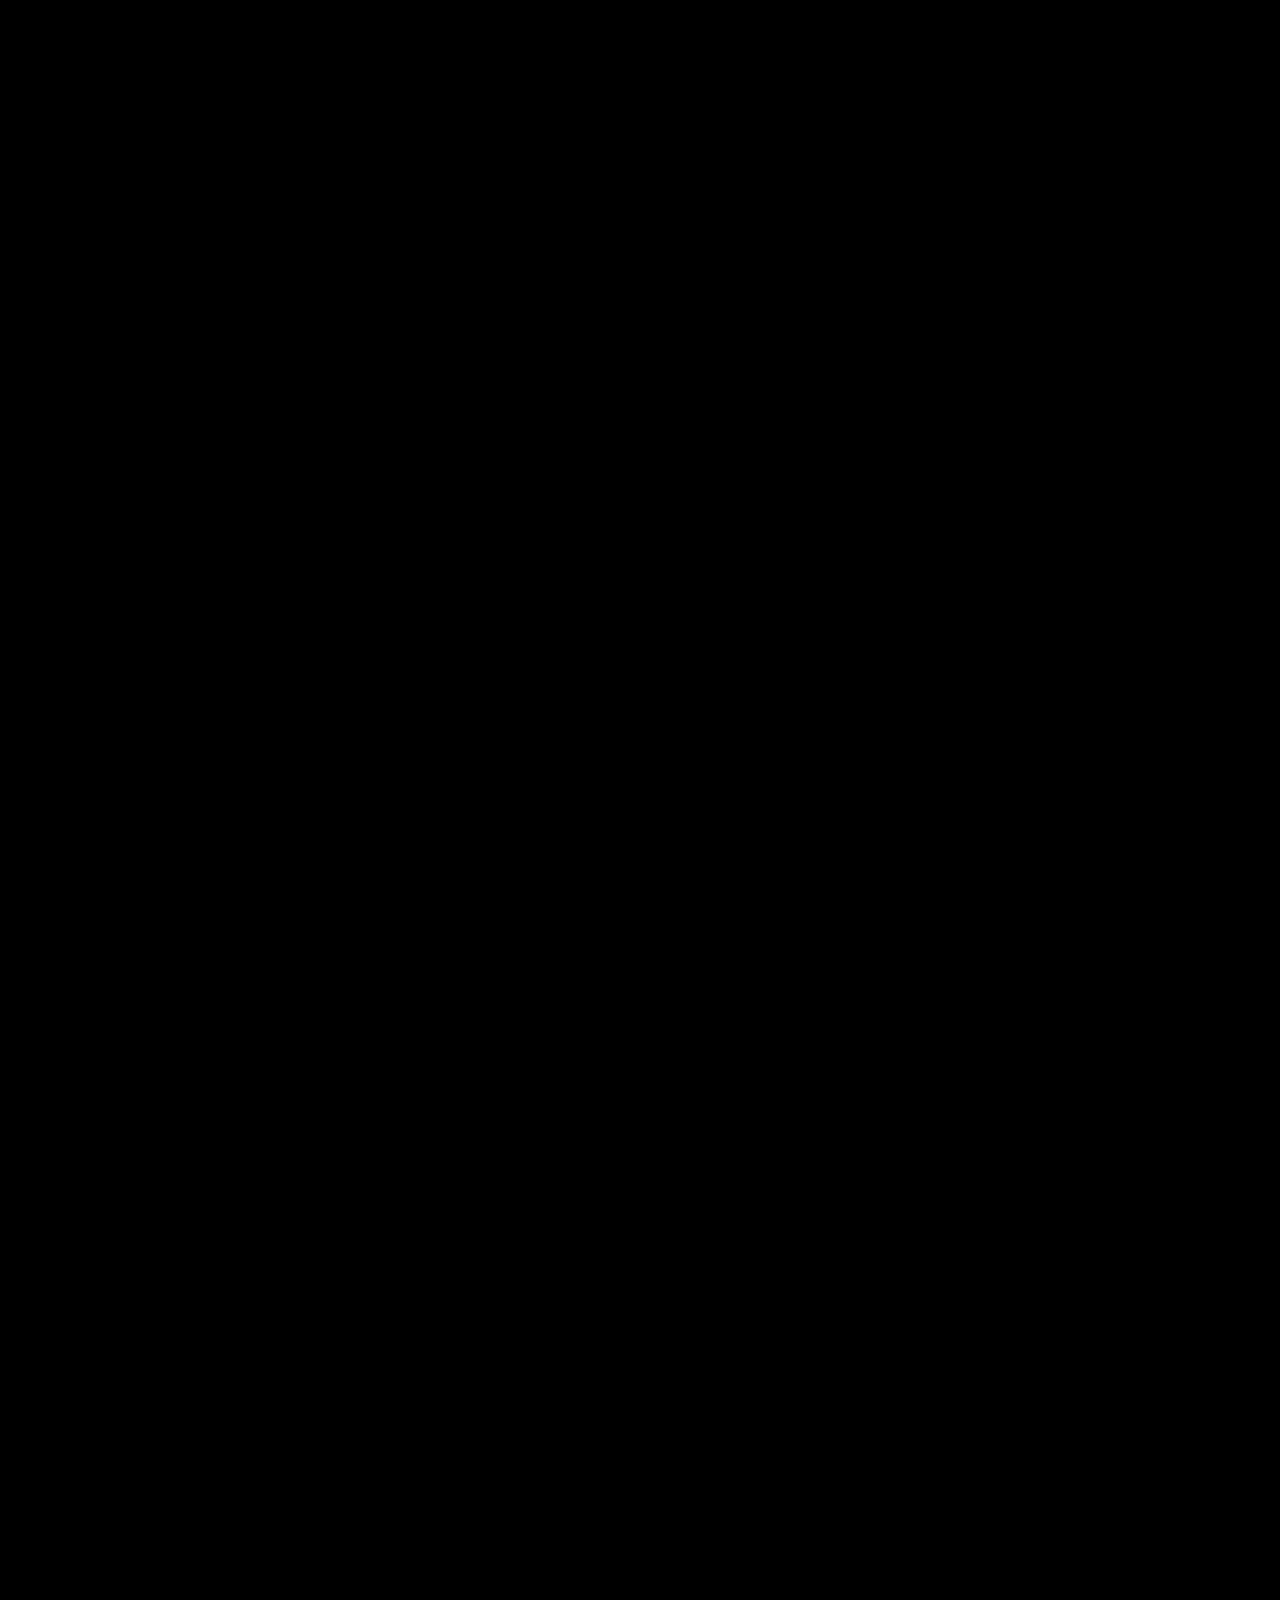
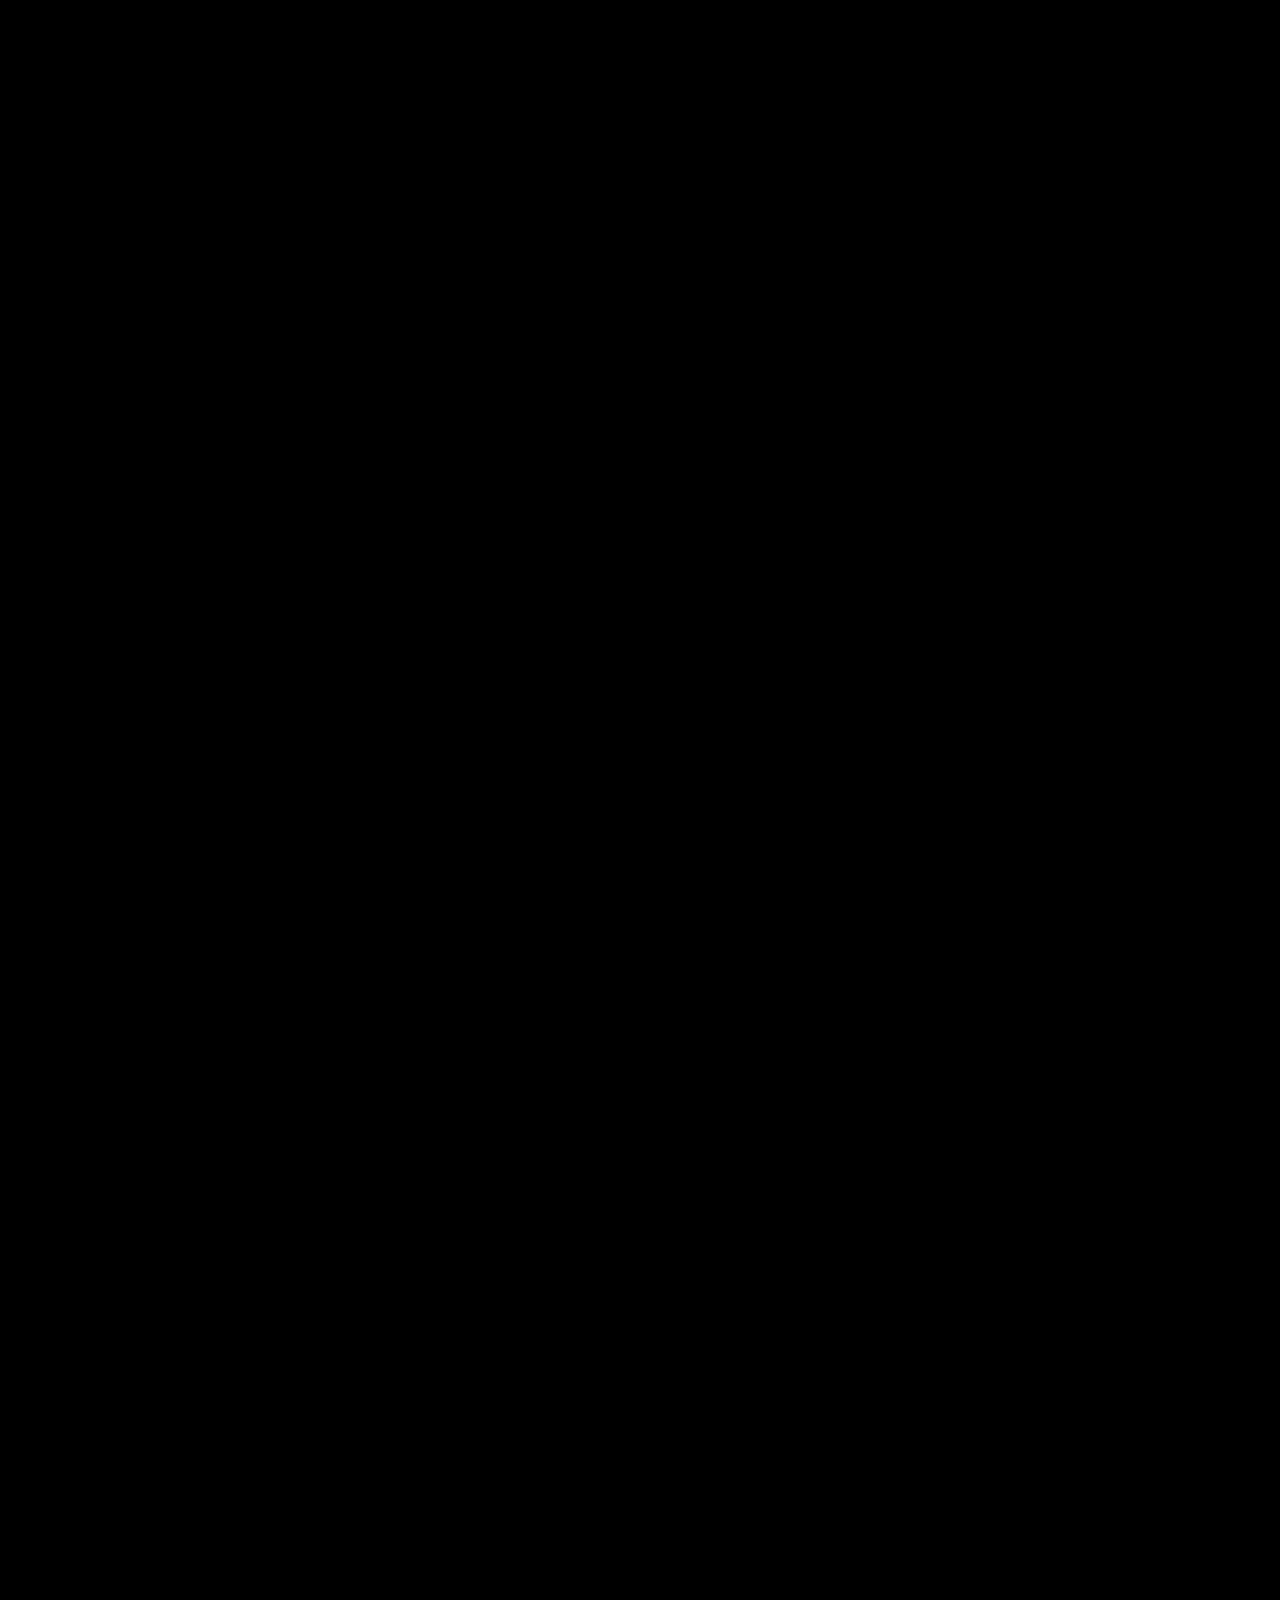
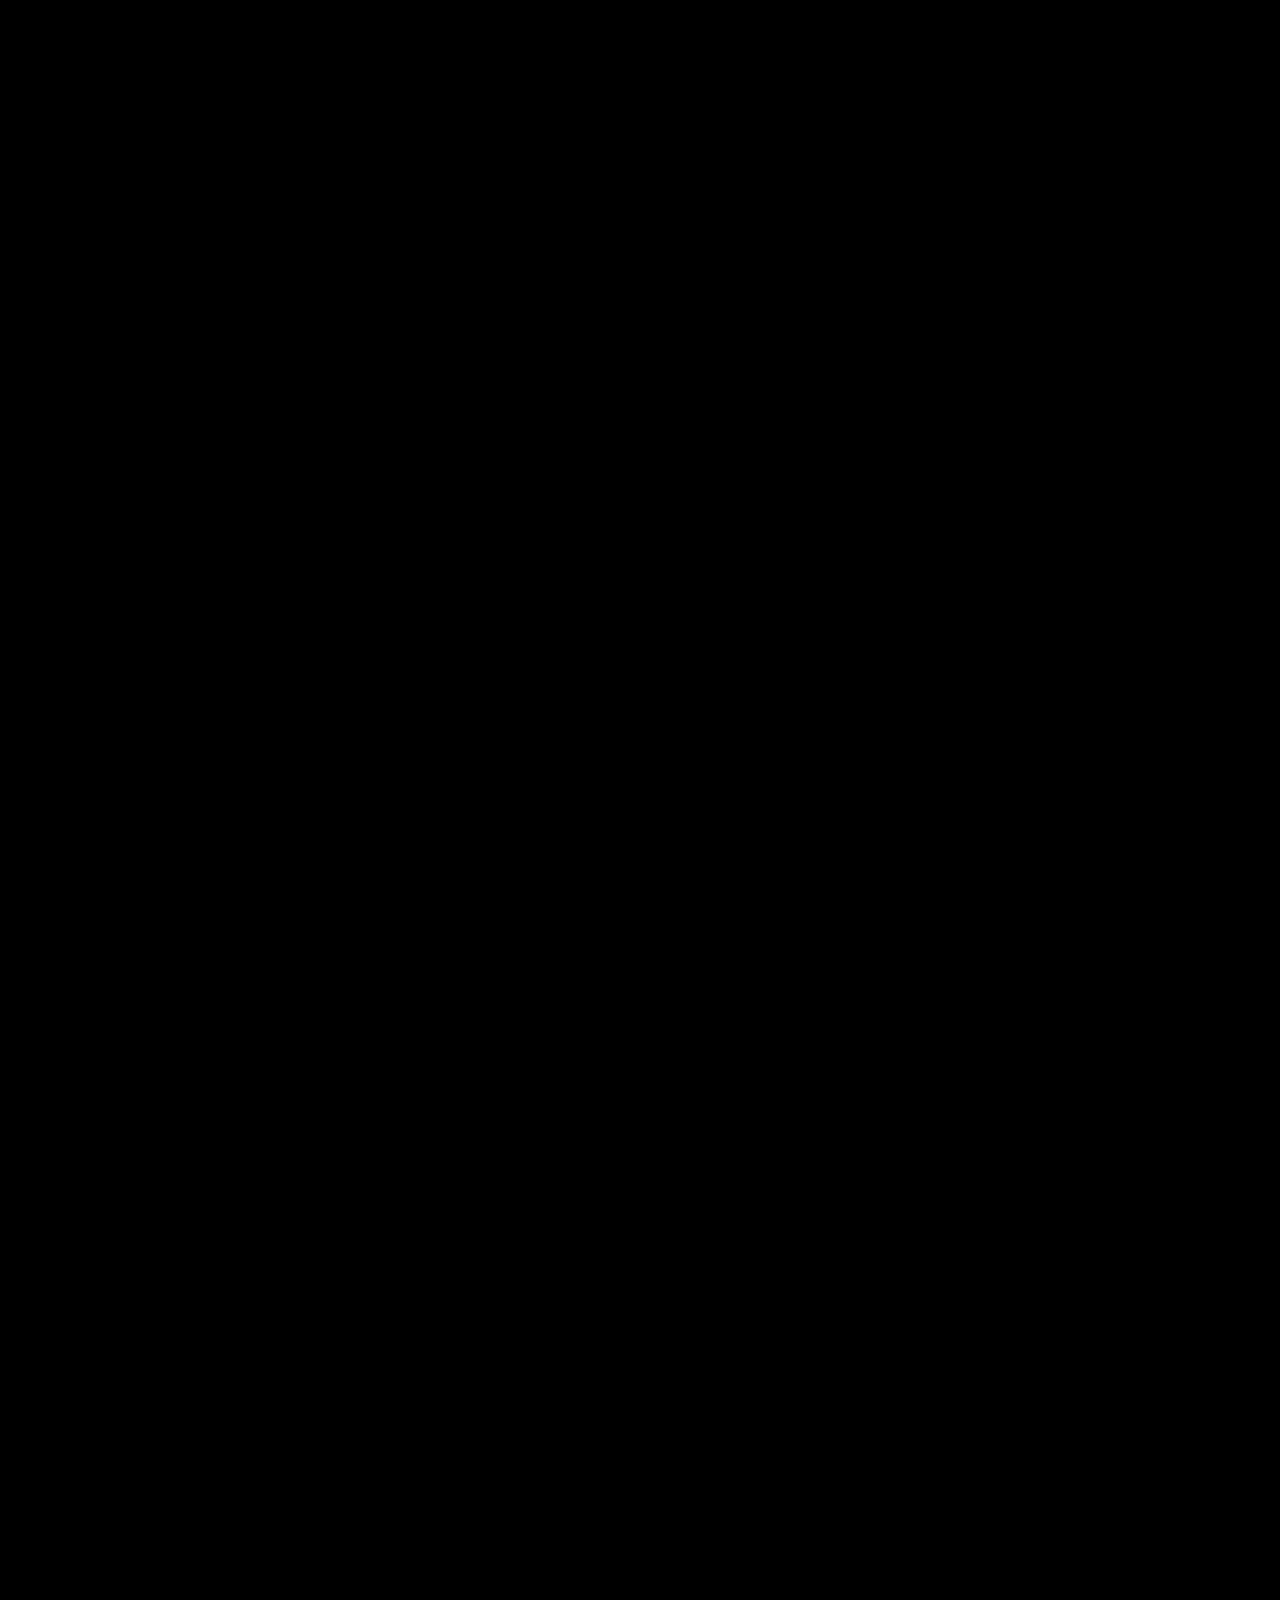
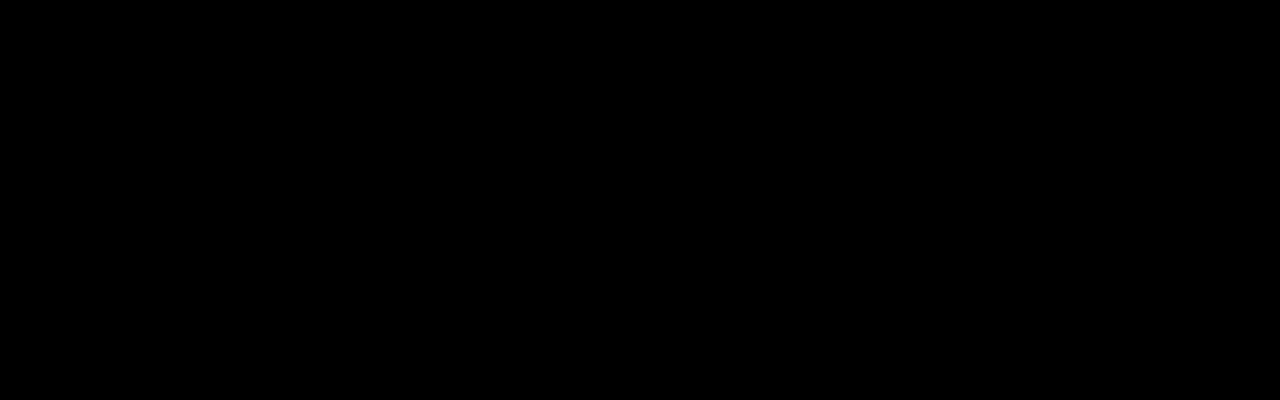
<file: Projectwebapp/completed.html>
<!DOCTYPE html>
<html lang="en">
<head>
  <meta charset="UTF-8">
  <meta name="viewport" content="width=device-width, initial-scale=1.0">

  <title>Completed</title>


  <link href="https://fonts.googleapis.com/css2?family=Roboto:wght@400;500;700&display=swap" rel="stylesheet">
  <link rel="stylesheet" href="https://cdnjs.cloudflare.com/ajax/libs/font-awesome/6.5.0/css/all.min.css">


  <link rel="stylesheet" href="header.css">
  <link rel="stylesheet" href="section.css">
  <link rel="stylesheet" href="general.css">
</head>

<body>

  <header>
    <div class="left">
      <img class="logo" src="header/logo.png">
    </div>

    <div class="search-container">
      <i class="fa-solid fa-magnifying-glass"></i>
      <input type="text" placeholder="Search...">
      <button class="filter-btn"><i class="fa-solid fa-filter"></i> FILTER</button>
    </div>

    <nav>
      <ul>
        <li><i class="fa-solid fa-user-group"></i></li>
        <li><i class="fa-solid fa-shuffle"></i></li>

       
        <li>GENRES</li>
        <li>TYPES</li>
        <li><a href="newreleases.html">NEW RELEASES</a></li>
        <li><a href="upcoming.html">UPCOMING</a></li>
        <li><a href="completed.html">COMPLETED</a></li>

        <li><button class="en-btn">en</button></li>
        <li><div class="profile"><i class="fa-solid fa-user"></i></div></li>
      </ul>
    </nav>
  </header>

  <section class="page-content" style="max-width:1700px; margin:150px auto; color:white;">
    <h1 style="font-size:45px; margin-bottom:20px;">Completed</h1>

    <p style="font-size:20px; opacity:0.7;">more..</p>
  </section>



</body>
</html>
</file>
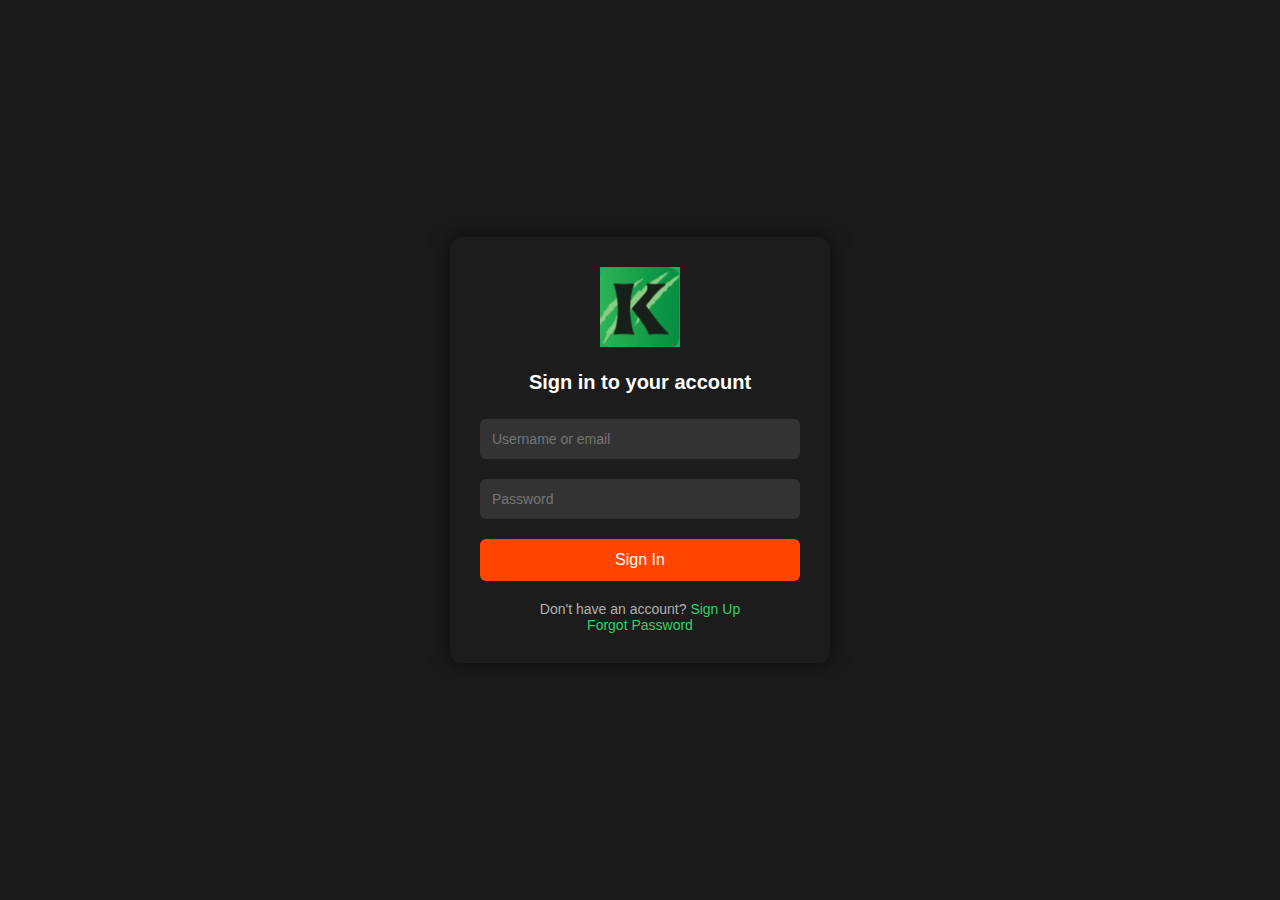
<file: Projectwebapp/signin.html>
<!DOCTYPE html>
<html lang="en">
<head>
  <meta charset="UTF-8">
  <meta name="viewport" content="width=device-width, initial-scale=1.0">
  <title>Sign In / Sign Up Form</title>
<link rel="stylesheet" href="sign.css">
</head>

<body>
    <div class="container"> 
        <div class="form-container">
        <div class="logo">
        <img src="Sign In/K-logo.png" alt="Logo">
    </div>
<form class="sign-in-form">
    <h2>Sign in to your account</h2>
    <input type="text" placeholder="Username or email" required>
    <input type="password" placeholder="Password" required>
     <button class="btn">Sign In</button>
</form>
<p class="bottom-text">
    Don't have an account? <a href="#">Sign Up</a> <br>
    <a href="#">Forgot Password</a>
</p>
        </div>
    </div>
</body>
</html>
</file>
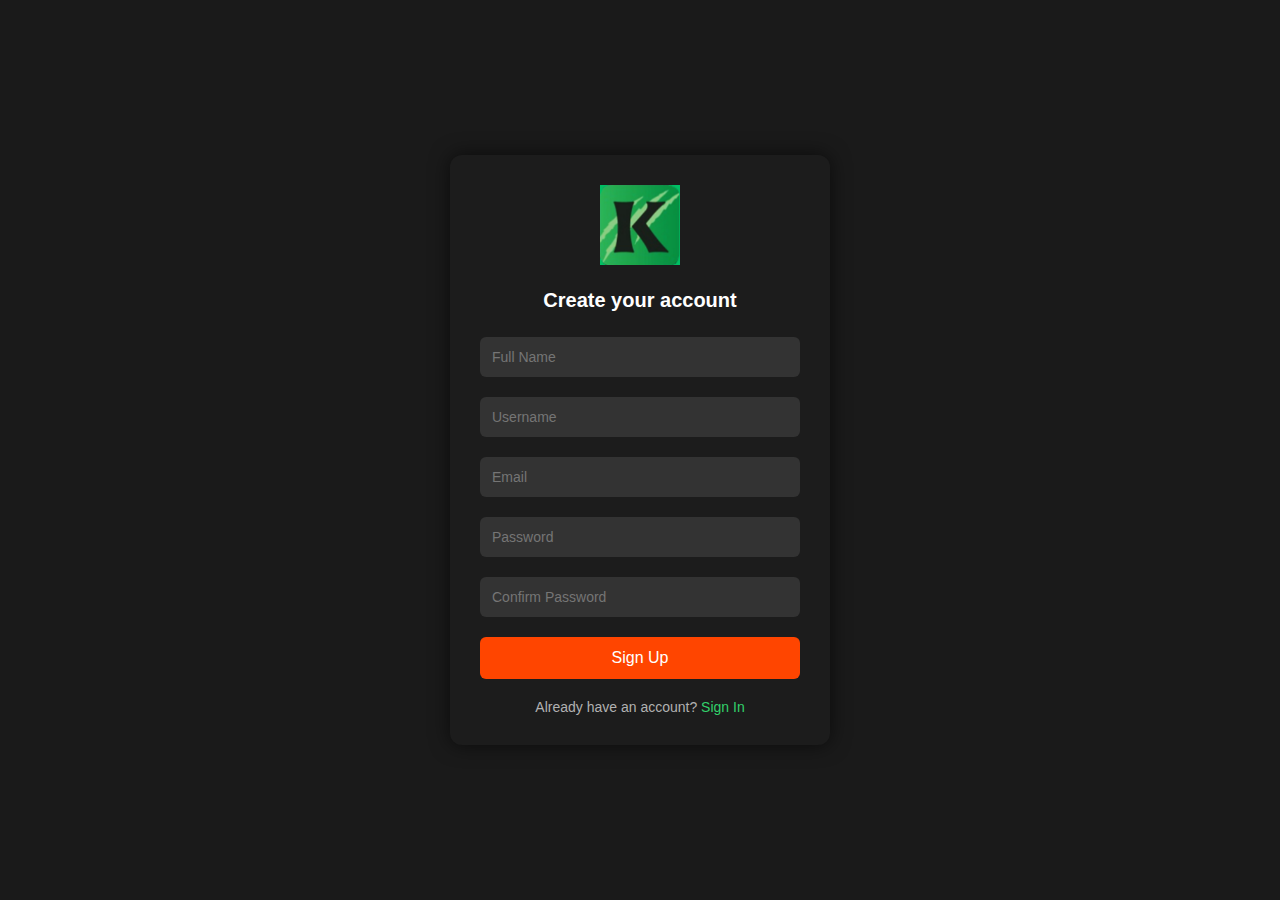
<file: Projectwebapp/signup.html>
<!DOCTYPE html>
<html lang="en">
<head>
  <meta charset="UTF-8">
  <meta name="viewport" content="width=device-width, initial-scale=1.0">
  <title>Sign Up</title>
  <link rel="stylesheet" href="css/sign.css">
</head>
<body>
    <div class="container"> 
        <div class="form-container">
            <div class="logo">
                <img src="Sign In/K-logo.png" alt="Logo">
            </div>

            <form action="signin.html" method="post">
                <h2>Create your account</h2>
                <input type="text" name="fullname" placeholder="Full Name" required>
                <input type="text" name="username" placeholder="Username" required>
                <input type="email" name="email" placeholder="Email" required>
                <input type="password" name="password" placeholder="Password" required>
                <input type="password" name="confirm_password" placeholder="Confirm Password" required>
                <button class="btn" type="submit">Sign Up</button>
            </form>

            <p class="bottom-text">
                Already have an account? <a href="signin.html">Sign In</a>
            </p>
        </div>
    </div>
</body>
</html>
</file>
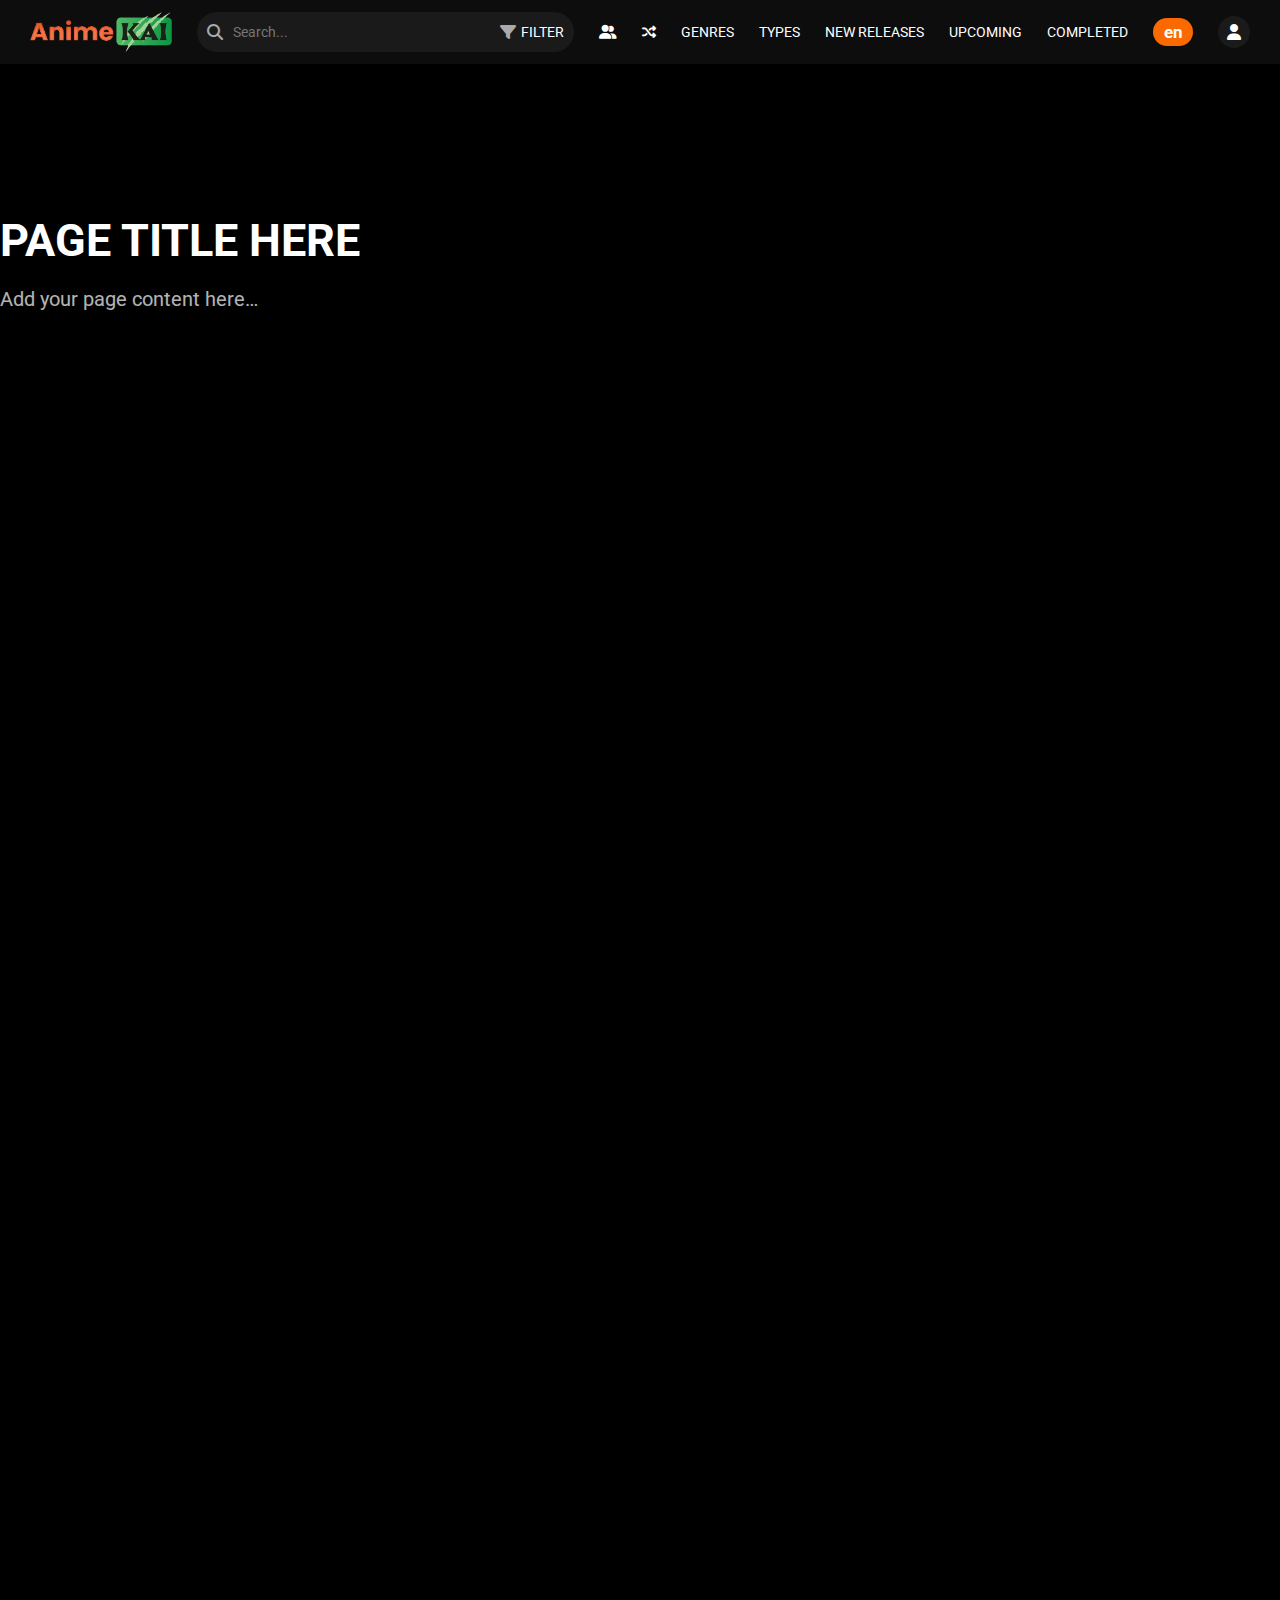
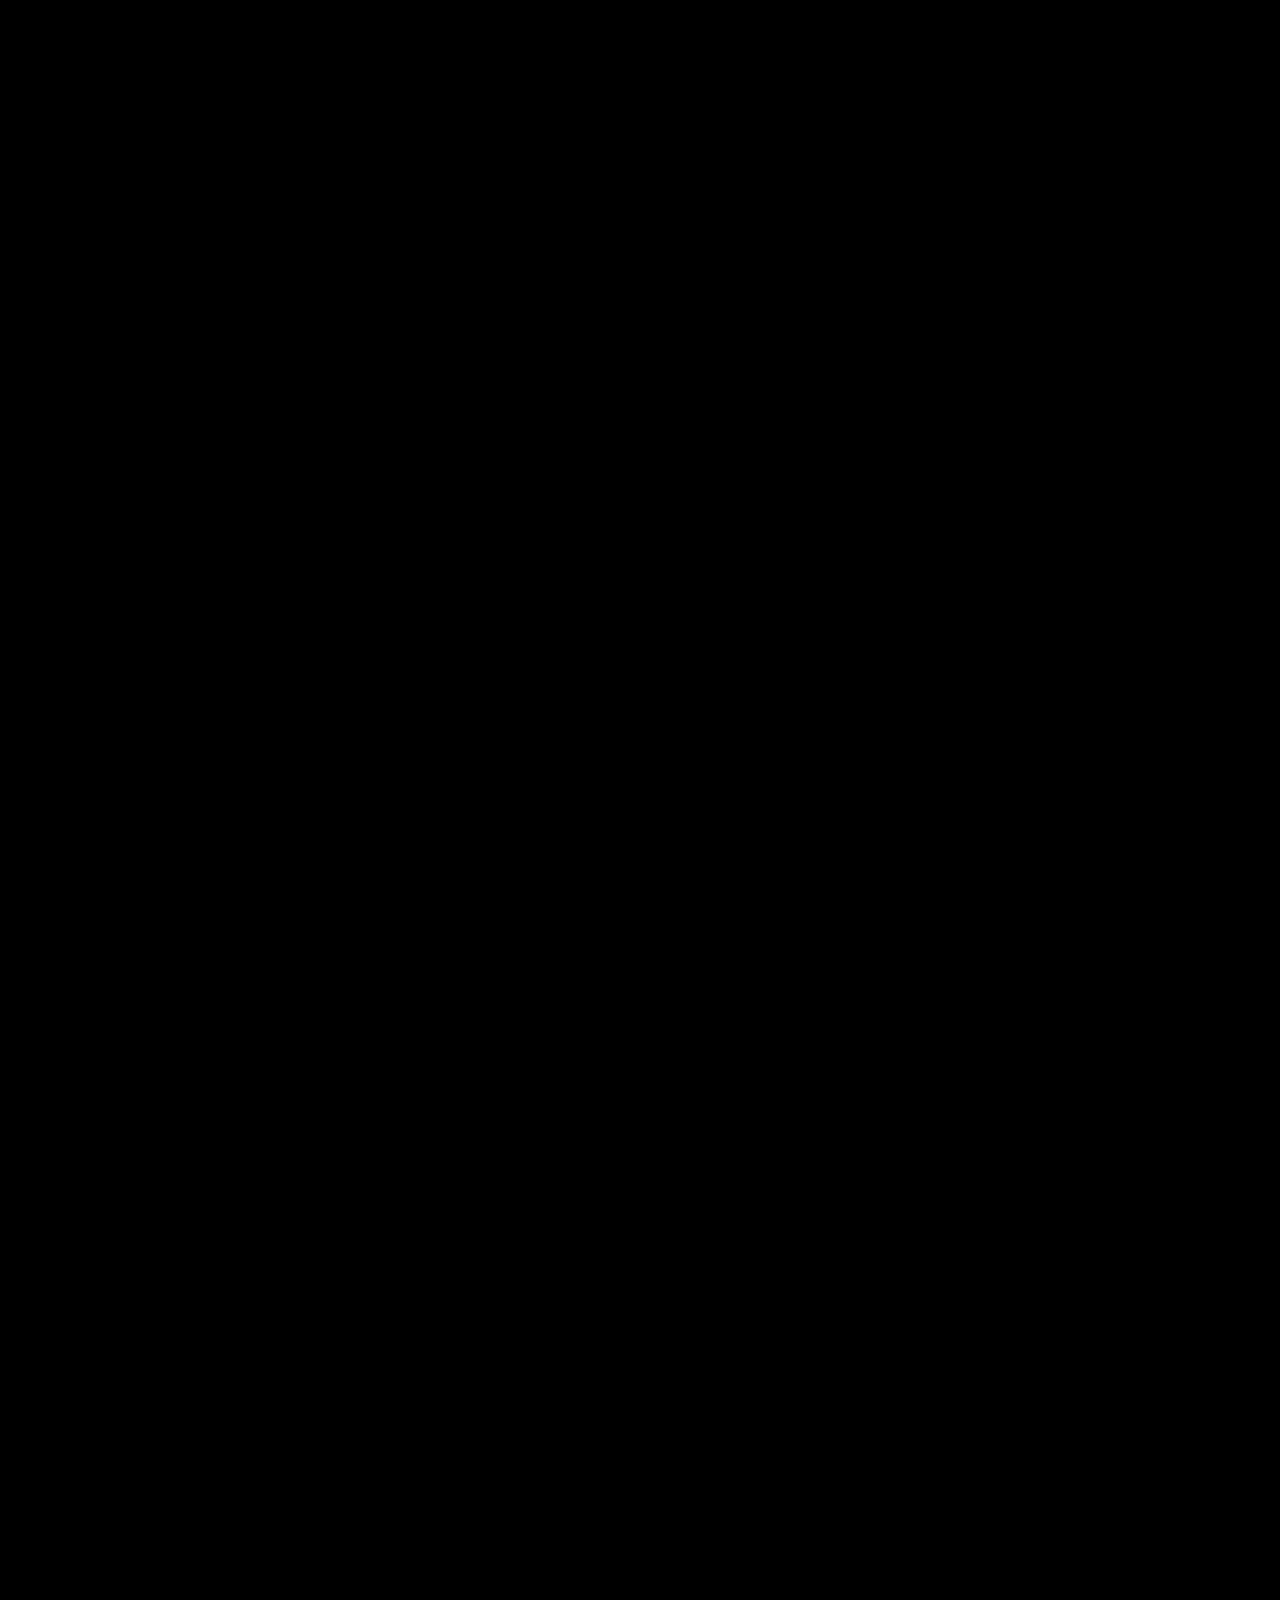
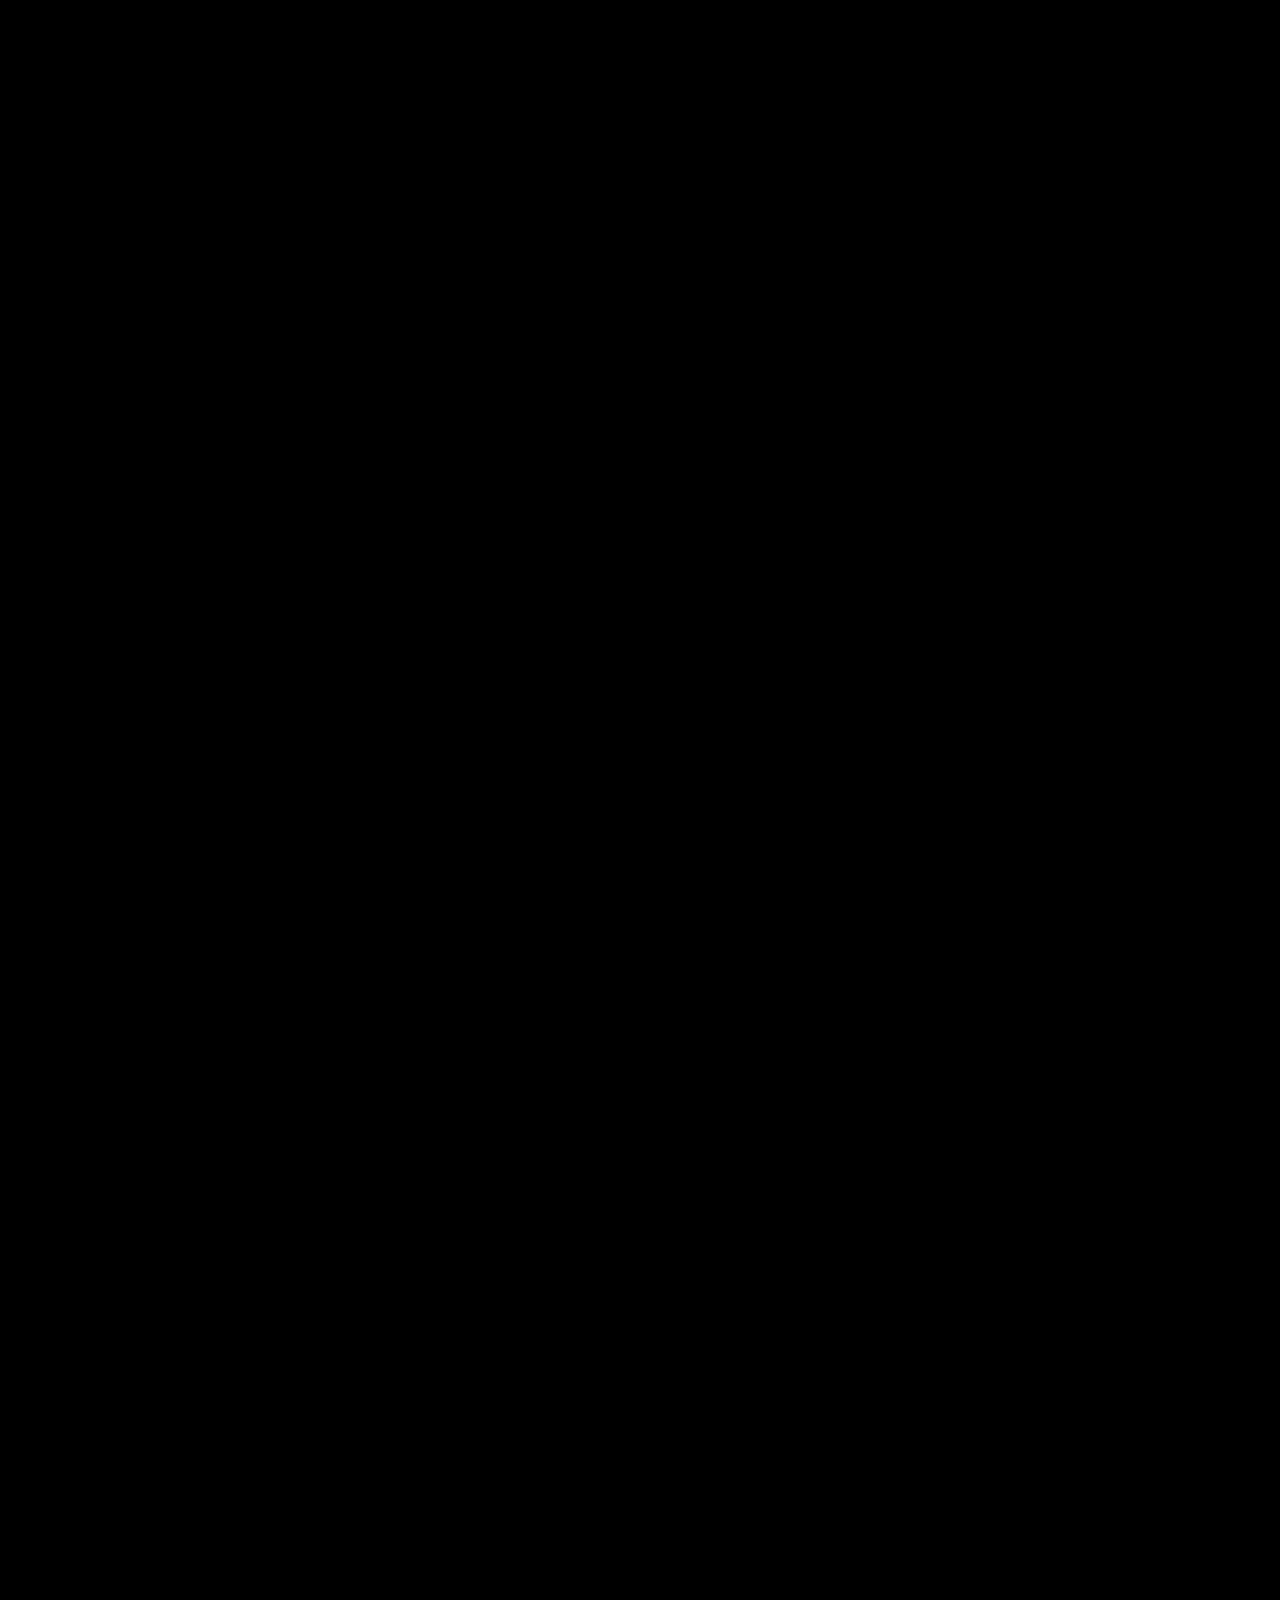
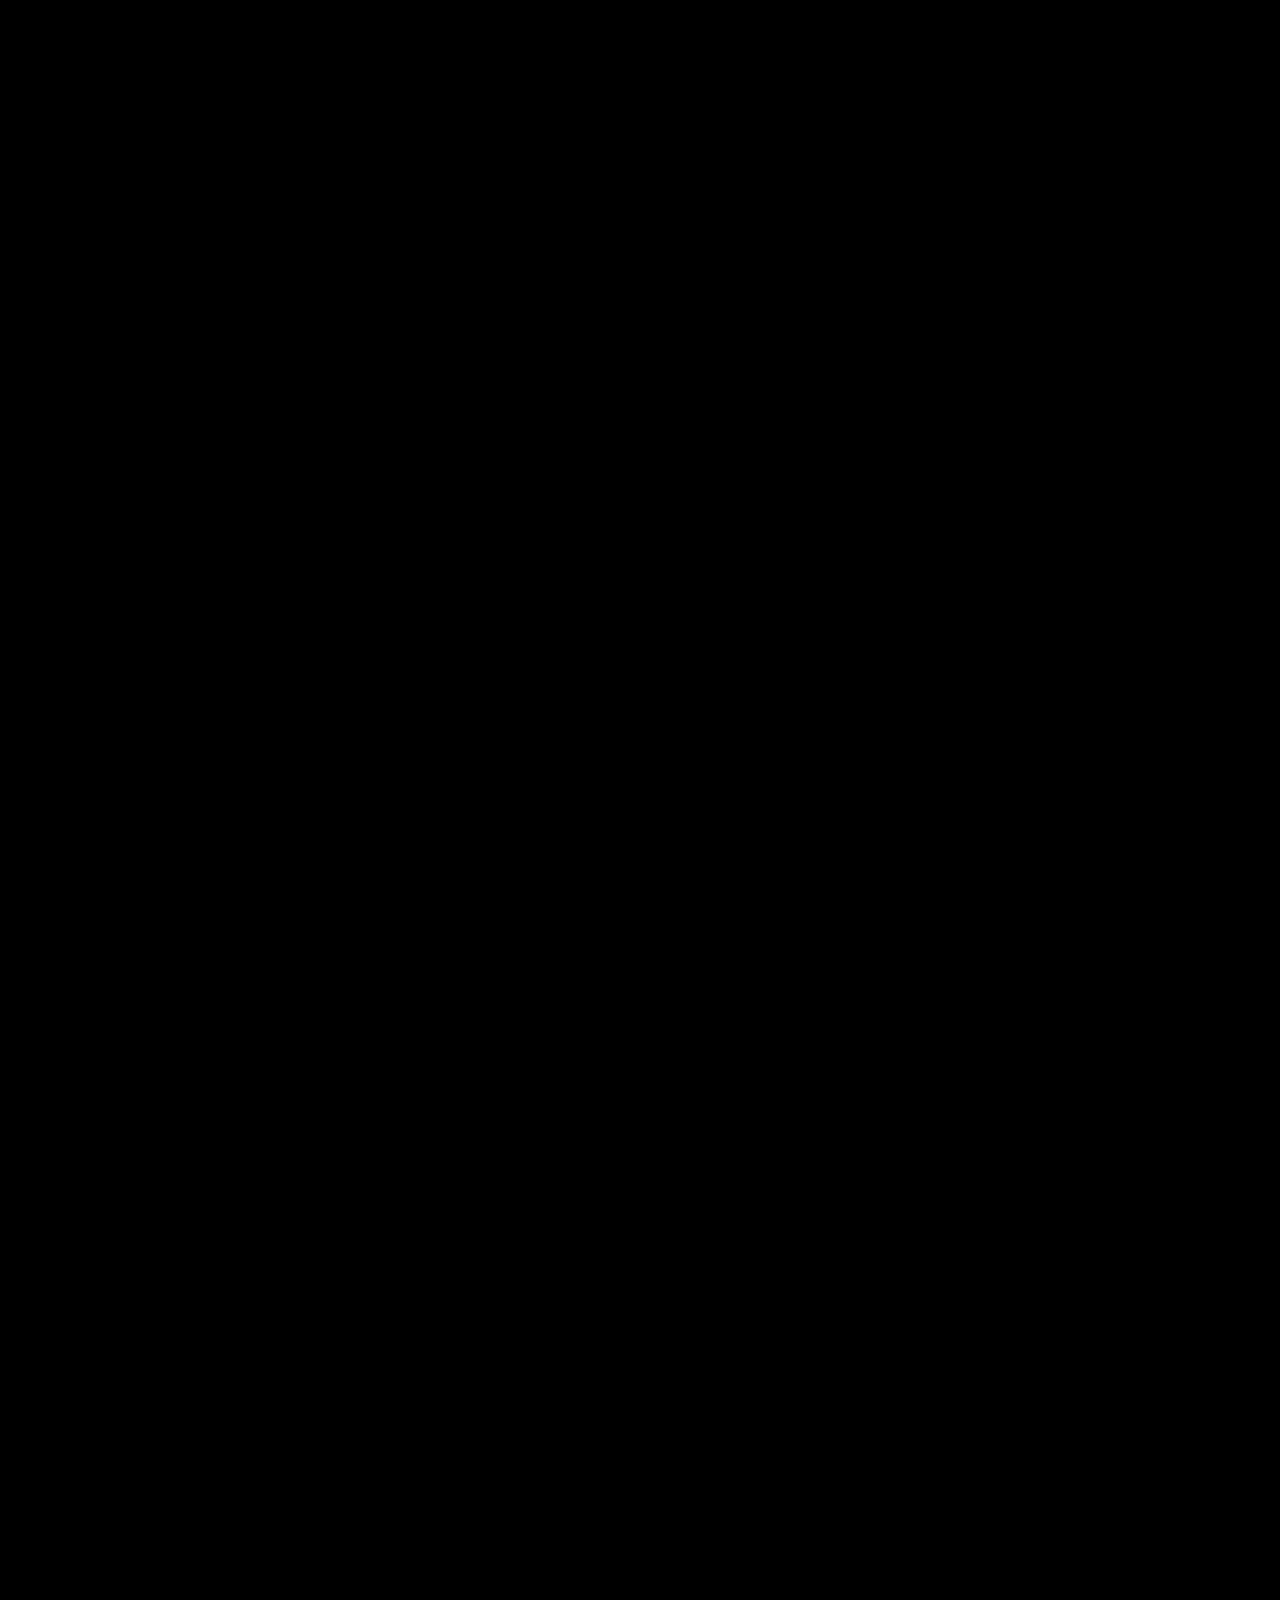
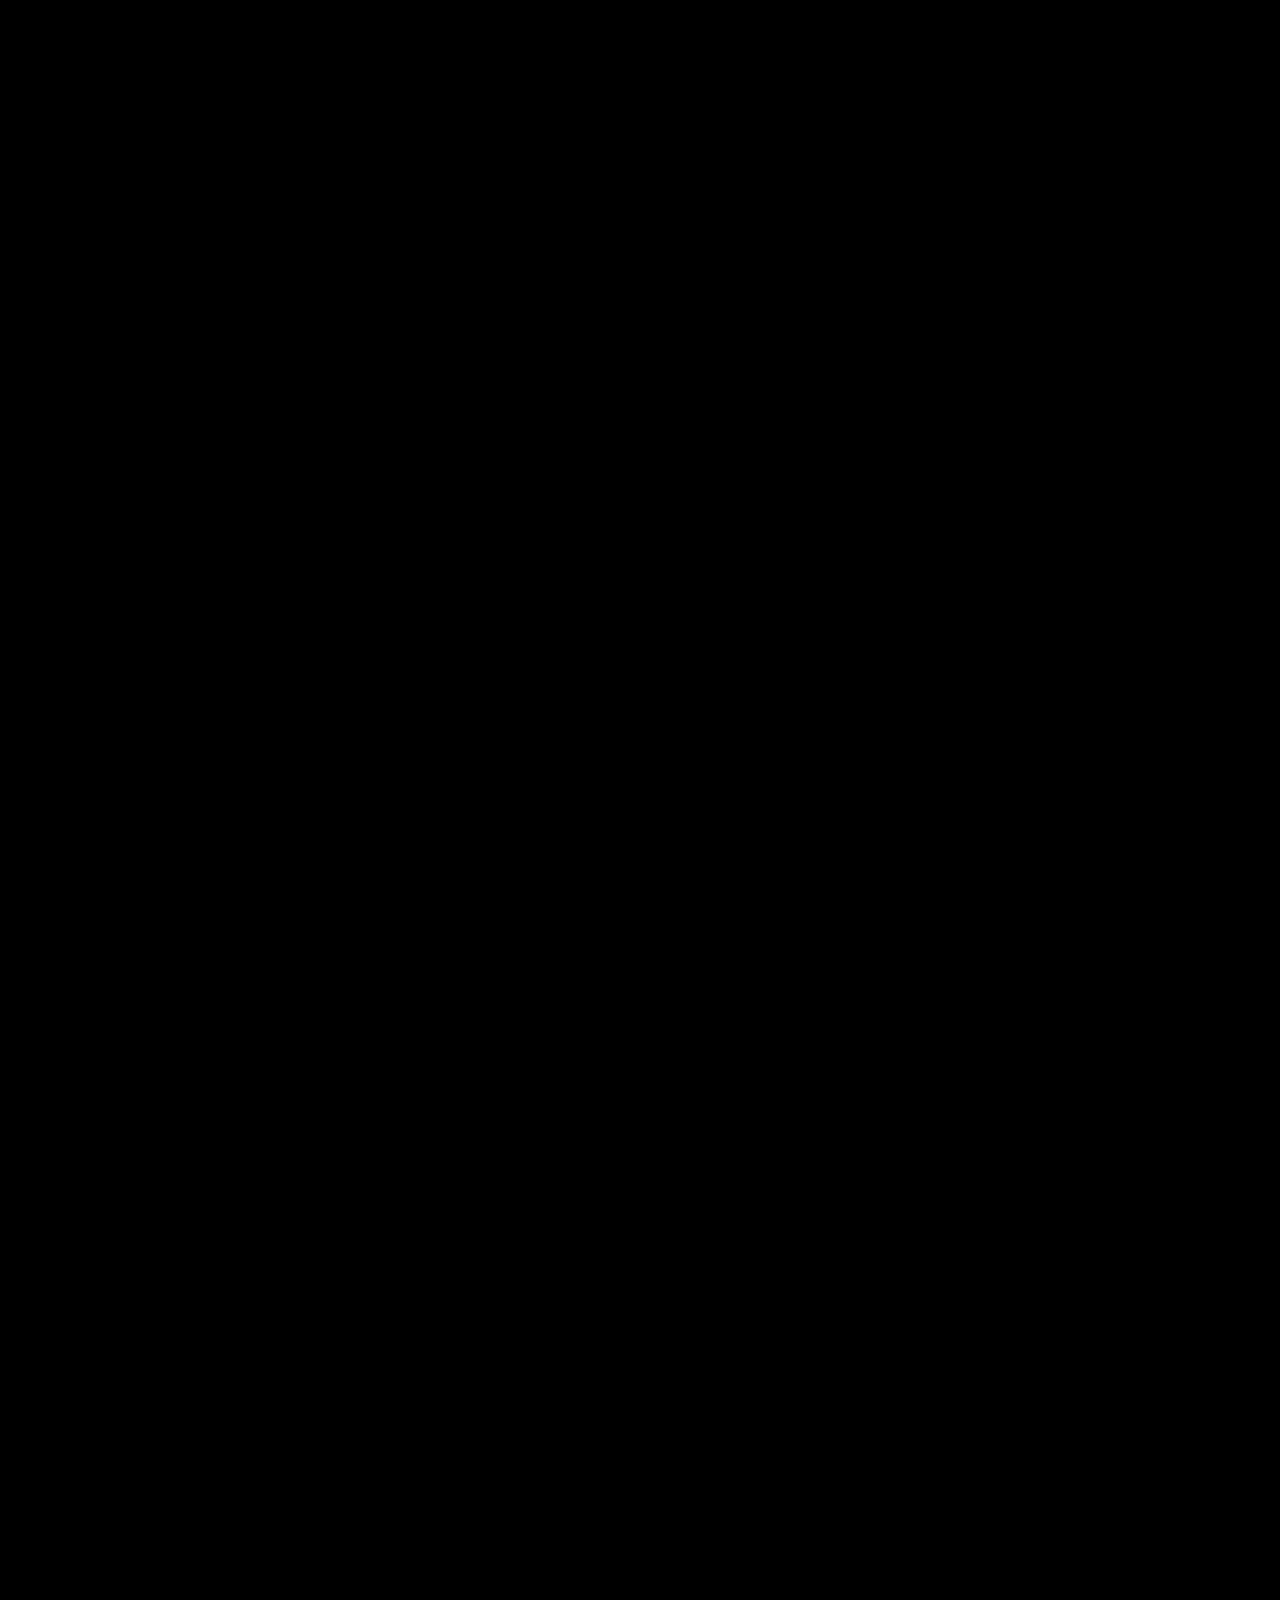
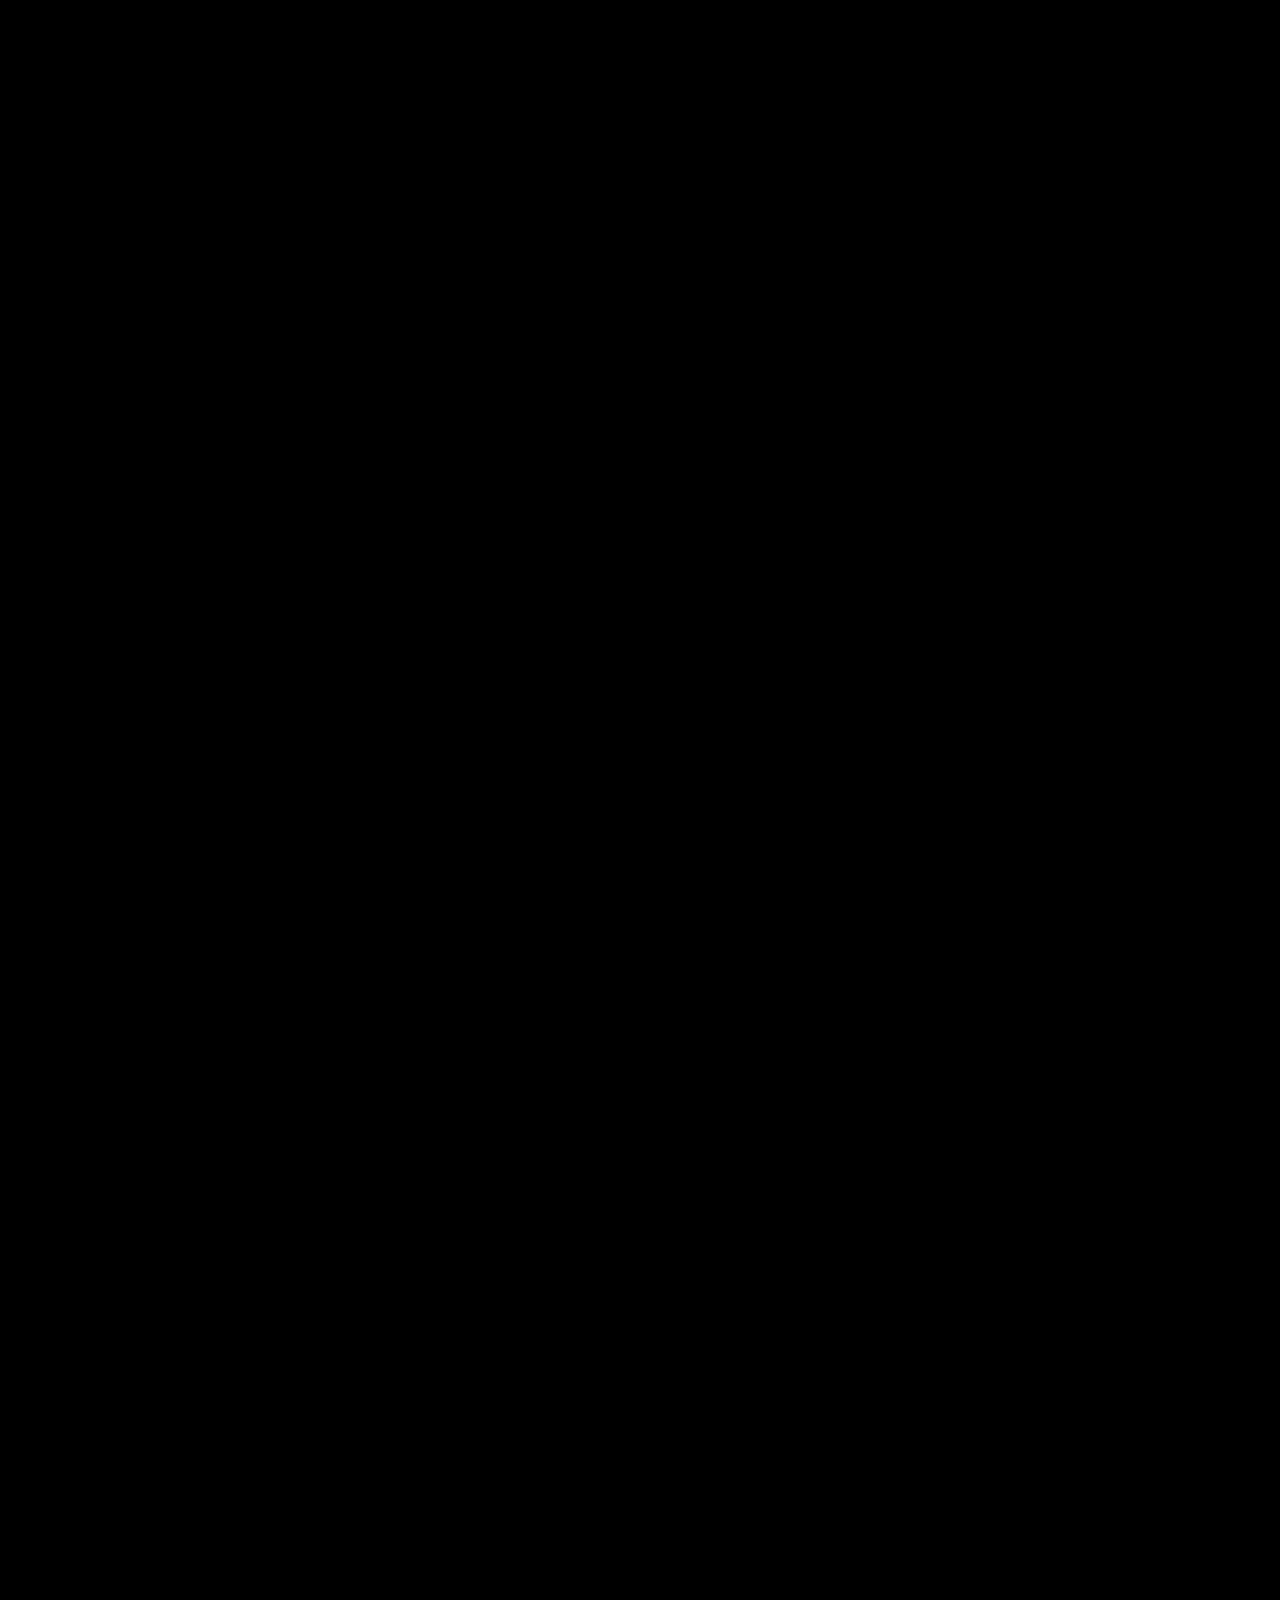
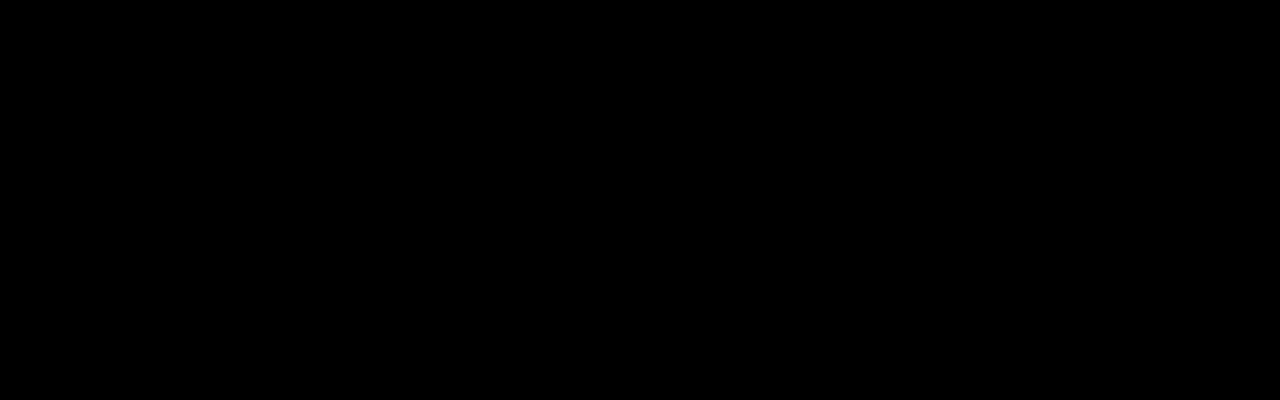
<file: Projectwebapp/upcoming.html>
<!DOCTYPE html>
<html lang="en">
<head>
  <meta charset="UTF-8">
  <meta name="viewport" content="width=device-width, initial-scale=1.0">

  <title>New Releases</title>


  <link href="https://fonts.googleapis.com/css2?family=Roboto:wght@400;500;700&display=swap" rel="stylesheet">
  <link rel="stylesheet" href="https://cdnjs.cloudflare.com/ajax/libs/font-awesome/6.5.0/css/all.min.css">


  <link rel="stylesheet" href="header.css">
  <link rel="stylesheet" href="section.css">
  <link rel="stylesheet" href="general.css">
</head>

<body>

  <header>
    <div class="left">
      <img class="logo" src="header/logo.png">
    </div>

    <div class="search-container">
      <i class="fa-solid fa-magnifying-glass"></i>
      <input type="text" placeholder="Search...">
      <button class="filter-btn"><i class="fa-solid fa-filter"></i> FILTER</button>
    </div>

    <nav>
      <ul>
        <li><i class="fa-solid fa-user-group"></i></li>
        <li><i class="fa-solid fa-shuffle"></i></li>

       
        <li>GENRES</li>
        <li>TYPES</li>
        <li><a href="new-releases.html">NEW RELEASES</a></li>
        <li><a href="upcoming.html">UPCOMING</a></li>
        <li><a href="completed.html">COMPLETED</a></li>

        <li><button class="en-btn">en</button></li>
        <li><div class="profile"><i class="fa-solid fa-user"></i></div></li>
      </ul>
    </nav>
  </header>

  <section class="page-content" style="max-width:1700px; margin:150px auto; color:white;">
    <h1 style="font-size:45px; margin-bottom:20px;">PAGE TITLE HERE</h1>

    <p style="font-size:20px; opacity:0.7;">Add your page content here…</p>
  </section>



</body>
</html>
</file>
<file: Projectwebapp/header.css>
header {
        background-color: #0d0d0d;
        padding: 12px 30px;
        display: flex;
        align-items: center;
        justify-content: space-between;
        color: white;
        width: 100%;
        overflow-x: hidden;
        gap: 25px; 
      }

      .left {
        display: flex;
        flex-shrink: 0;
        align-items: center; 
      }

    .logo {
      height: 40px;
    }

    .search-container {
      display: flex;
      align-items: center;
      background-color: rgb(26, 26, 26);
      padding: 6px 10px;
      border-radius: 20px;
      width: 350px;
      flex: 1; 
      max-width: 600px; 
      height: 40px;
    }

    .search-container input {
      background: none;
      border: none;
      outline: none;
      color: white;
      flex: 1;
      padding-left: 10px;
      font-size: 14px;
    }

    .search-container i {
      color: #aaa;
      font-size: 16px;
    }


    .filter-btn {
      background-color: transparent;
      border: none;
      color: white;
      margin-left: 10px;
      font-size: 14px;
      cursor: pointer;
      display: flex;
      align-items: center;
      gap: 5px;
    }

    .filter-btn:hover {
      color: rgb(255, 107, 0);
    }

    
    nav {
  flex-shrink: 0; 
    }
   
    nav ul {
    list-style: none;
    display: flex;
    align-items: center;
    gap: 25px;
    margin: 0;
    padding: 0;
    }
/* --- DROPDOWN GENRES MENU --- */
      nav li {
        position: relative; /* Needed for dropdown positioning */
        cursor: pointer;
        font-size: 14px;
        transition: color 0.3s ease;
      }

      /* Keep your orange hover for all nav items */
      nav li:hover {
        color: rgb(255, 107, 0);
      }

      /* Dropdown content (hidden by default) */
      .dropdown-content {
        display: none;
        position: absolute;
        top: 28px; /* just below the nav item */
        left: 0;
        background-color: rgb(26, 26, 26);
        border-radius: 10px;
        box-shadow: 0 4px 8px rgba(0,0,0,0.4);
        padding: 10px 0;
        min-width: 140px;
        z-index: 100;
      }

      /* Dropdown items */
      .dropdown-content li {
        padding: 8px 16px;
        color: white;
        white-space: nowrap;
        transition: background 0.3s ease;
      }

      /* Hover effect inside dropdown */
      .dropdown-content li:hover {
        background-color: rgb(255, 107, 0);
        color: white;
      }

      /* Show dropdown on hover */
      .dropdown:hover .dropdown-content {
        display: block;
      }

    .en-btn {
      background-color: rgb(252, 105, 0);
      color: white;
      border: none;
      border-radius: 20px;
      width: 40px;
      height: 28px;
      font-size: 17px;
      font-weight: bold;
      cursor: pointer;
      
    }

    .lang-btn.alt {
      background-color: transparent;
      border: 1px solid rgb(85, 85, 85);
    }

    .profile {
      background-color: rgb(26, 26, 26);
      border-radius: 50%;
      width: 32px;
      height: 32px;
      display: flex;
      align-items: center;
      justify-content: center;
      cursor: pointer;
    }

    .profile i {
      color: white;
      font-size: 16px;
    } 

    .dropdown-content {
  opacity: 0;
  visibility: hidden;
  transform: translateY(10px);
  transition: all 0.25s ease;
}

.dropdown:hover .dropdown-content {
  opacity: 1;
  visibility: visible;
  transform: translateY(0);
}

 nav ul li a {
  color: white;
  text-decoration: none;
}

nav ul li a:hover {
  color: rgb(255,107,0);
}
</file>
<file: Projectwebapp/section.css>
.hero {
  position: relative;
  height: 800px;
  background-image: url('hero/bg.png');
  background-size: cover;
  background-position: center center;
  background-repeat: no-repeat;
  display: flex;
  flex-direction: column;
  align-items: flex-start;
  justify-content: center;
  color: white;
  text-align: left;
  padding: 0 10%;
  overflow: hidden;
  margin: 0px;
}

.hero::before {
  content: "";
  position: absolute;
  top: 0;
  left: 0;
  width: 100%;
  height: 100%;

  /* smoother gradient blend */
 background: 
  linear-gradient(90deg, rgba(0, 0, 0, 1) 0%, transparent 70%),
  linear-gradient(0deg, rgba(0, 0, 0, 1) 0%, transparent 50%);
z-index: 1;
}

.hero * {
  position: relative;
  z-index: 2; /* keeps text and buttons above the shadow */
}





.banner-content {
  display: flex;
  flex-wrap: wrap;
  align-items: center;
  justify-content: space-between;
  gap: 40px;
  max-width: 1200px;
}

.text-section {
  flex: 1 1 500px;
}

.text-section h1 {
  font-size: 70px;
  font-weight: 700;
  line-height: 1.3;
  margin-bottom: 10px;
}

.tags {
  color: #ff7033;
  margin-bottom: 15px;
  font-weight: 500;
  font-size: 30px;
}

.description {
  color: #ddd;
  font-size: 40px;
  margin-bottom: 25px;
  max-width: 600px;
  line-height: 1.5;
}

.info-boxes1 {
  display: flex;
  gap: 25px;
  margin-bottom: 30px;
}

.info1 {
  background: #1a1a1a;
  padding: 15px 25px;
  border-radius: 10px;
  text-align: center;
  box-shadow: 0 0 10px rgba(255, 100, 50, 0.2);
}

.info1 h4 {
  color: #ff7033;
  font-size: 0.9rem;
}

.info1 p {
  font-size: 1rem;
  font-weight: bold;
}
.watch-now-btn {
  background-color: #f25c2b; /* Orange color */
  color: white;
  font-size: 18px;
  font-weight: bold;
  border: none;
  border-radius: 8px; /* Rounded corners */
  padding: 14px 40px;
  cursor: pointer;
  transition: background-color 0.3s, transform 0.2s;
  box-shadow: 0 4px 8px rgba(0, 0, 0, 0.2);
}

/* Hover effect */
.watch-now-btn:hover {
  background-color: #ff7038;
  transform: translateY(-2px);
}

.watch-link {
  text-decoration: none;
  color: inherit;
  display: block;
}


/* Optional focus/active state */
.watch-now-btn:active {
  transform: scale(0.98);
}

@media (max-width: 900px) {
  .banner-content {
    flex-direction: column;
    text-align: center;
  }
  .image-section {
    text-align: center;
  }
  .image-section img {
    width: 80%;
  }
}


/*   continue watching section  */

.continue-watching-section {

  color: white;
  max-width: 1700px;
  margin-left: 30px;
  margin-right: 30px;
  margin-top: 200px;
}


.section-title {
  font-size: 40px;
  font-weight: bold;
  margin-bottom: 35px;
  text-align: left;
  color: white;
  text-transform: uppercase;
  letter-spacing: 1px;
}

.continue-watching-grid {
  display: grid;
  grid-template-columns: repeat(6, 1fr);
  gap: 25px;
 

}

.watch-item {
  border-radius: 12px;
  overflow: hidden;
  transition: all 0.3s ease;
  cursor: pointer;
  width: 100%;
  height: 390px;
  column-gap: 50px;
}

.watch-item:hover {
  transform: translateY(-10px);
}

.anime-cover {
  position: relative;
  overflow: hidden;
}

.anime-cover img {
  width: 100%;
  height: 360px;
  object-fit: cover;
  display: block;
  border-radius: 20px;
}

.anime-title {
  font-size: 16px;
  font-weight: 300;
  margin: 0 0 6px 0;
  color: rgb(232, 228, 228);
  line-height: 1.2;
  overflow: hidden;
  text-overflow: ellipsis;
  margin-top: 10px;
}

.anime-info {
  display: grid;
  grid-template-columns: 1fr auto; 
  align-items: center; 
  padding-bottom: 15px;
  margin-top: 40px;
}

.cc {
  display: block;
  background-color: #3b1e1a;
  color: #ff6333;
  border: 2px solid #ff6333;
  border-radius: 8px;
  padding: 2px 8px;
  font-size: 12px;
  font-family: 'Roboto', sans-serif;
  width: 45.4px;

}

.time-progress {
  color: white;
  font-weight: 400;
  font-size: 12px;
  text-align: right;
}


.progress-bar {
  width: 100%;
  height: 3px;
  background: rgba(255, 255, 255, 0.3);
  border-radius: 2px;
  margin-bottom: 8px;
}

.progress-fill {
  height: 100%;
  background: rgb(255, 107, 0);
  border-radius: 2px;
  transition: width 0.3s ease;
}

.badge-container {
  display: flex;
  align-items: center;
  gap: 6px;
  font-family: 'Roboto', sans-serif;
  margin-top: 20px;
  justify-content: space-between;
}

.badge {
  display: inline-flex;
  align-items: center;
  gap: 4px;
  padding: 2px 8px;
  font-size: 12px;
  font-weight: 600;
  border-radius: 8px;
  border: 1.5px solid;
  margin-top: 20px;
}

.badge.cc {
  color: #ff6a00;
  border-color: #ff6a00;
  background-color: rgba(255, 106, 0, 0.15);
  margin: 0;
}

.badge.mic {
  color: #00b553;
  border-color: #00b553;
  background-color: rgba(0, 181, 83, 0.15);
  text-align: center;
  margin: 0;
}

.badge i {
  font-size: 11px;
}

.episode-count {
  color: white;
  font-size: 13px;
  font-weight: 500;
}
.anime-type{
  font-size: 14px;
  font-weight: 500;
 
}

/*  new release  */



.container {
  display: grid;
  grid-template-columns: repeat(auto-fit, minmax(300px, 1fr));
  gap: 30px;
  max-width: 1700px;
  margin: 0px;
  margin-top: 100px;
  margin-left: 30px;
  margin-right: 30px;
}

.section {
  background-color: rgb(28, 28, 31);
  border-radius: 12px;
  padding: 20px;
  box-shadow: 0 4px 15px rgba(0,0,0,0.3);
}

.section h2 {
  font-size: 30px;
  margin-bottom: 20px;
  color: rgb(255, 255, 255);
  font-weight: 300;
}

.card {
  display: flex;
  align-items: center;
  background-color: rgb(28, 28, 31);
  padding: 10px;
  transition: background 0.3s;
  color: #fff;
  cursor: pointer;
}

.card:hover {
  background-color: rgb(34, 34, 36);
}

.card img {
  width: 80px;
  height: 80px;
  border-radius: 50%;
  margin-right: 12px;
  object-fit: cover;
}

.info{
  margin-left: 20px;
}

.info h3 {
  font-size: 19px;
  font-weight: 400;
  margin-bottom: 4px;
  color: #fff;
}

.info p {
  font-size: 18px;
  color: #b5b5b5;
}

@media (max-width: 768px) {
  .container {
    grid-template-columns: 1fr;
  }
}






.trending-container {
  max-width: 1700px;
  margin-left: 30px;
  margin-top: 200px;
  background: #141416;
  border-radius: 16px;
  padding: 20px;
  box-shadow: 0 4px 15px rgba(0,0,0,0.4);
  color: white;
  margin-right: 30px;
}

.trending-header {
  display: flex;
  justify-content: space-between;
  align-items: center;
  margin-bottom: 20px;
}

.trending-header h2 {
  font-size: 40px;
  font-weight: 700;
  display: flex;
  align-items: center;
  gap: 15px;
}

.icon {
  color: #ff6333;
}

.now-btn {
  background: #ff6333;
  border: none;
  color: #fff;
  font-weight: 600;
  border-radius: 8px;
  padding: 5px 12px;
  cursor: pointer;
  font-size: 15px;
}

.anime-list1 {
  display: flex;
  flex-direction: column;
  gap: 12px;

}

.anime-card1 {
  position: relative;
  display: flex;
  align-items: flex-start;  
  background-color: #1b1b1e;
  border-radius: 10px;
  padding: 12px 16px;
  overflow: hidden;
  height: 130px; 
  background-size: cover;
  background-position: right center;
  transition: transform 0.2s, background 0.3s;
}


.anime-card1::before {
  content: "";
  position: absolute;
  inset: 0;
  background: linear-gradient(90deg, rgba(0,0,0,0.85) 40%, rgba(0,0,0,0.1));
  border-radius: 10px;
}

.anime-card1:hover {
  transform: scale(1.02);
}

.rank {
  position: relative;
  z-index: 2;
  background: #000;
  border: 2px solid #3a3a3d;
  color: #fff;
  font-weight: 700;
  width: 50px;
  height: 50px;
  display: flex;
  align-items: center;
  justify-content: center;
  border-radius: 50%;
  margin-right: 16px;
  font-size: 30px;
  cursor: pointer;
}

.anime-info1 {
  position: relative;
  z-index: 2;
  display: flex;
  flex-direction: column;
  align-items: flex-start;   
  justify-content: flex-start; 
  text-align: left;
  margin: 0px;
  cursor: pointer;
}


.anime-info1 h3 {
  font-size: 20px;
  margin-bottom: 15px;
  text-align: start;
}

.tagsa {
  display: grid;
  grid-template-columns: 1fr 1fr 1fr;
  column-gap: 20px;
  width: 300px;
}

.tagsa div {
  font-size: 16px;
  font-weight: 600;
 
  border-radius: 6px;
}

.cc1{
  background: #3a1e1a;
  color: #ff6333;
  border: 1px solid #ff6333;
  width: 100%;
  text-align: center;

}

.ep1 {
  background: #0f2918;
  color: #00ff66;
  border: 1px solid #00ff66;
  width: 50px;
  text-align: center;
}

.type1 {
  color: #ccc;
}


@media (max-width: 600px) {
  .anime-card {
    flex-direction: column;
    align-items: flex-start;
    height: auto;
    padding: 16px;
  }
  .rank {
    margin-bottom: 8px;
  }
}

.see-more {
    float: right;              
    color: orange;            
    text-decoration: none;     
    font-weight: 500;         
    font-size: 14px;
    margin-top: 5px;          
    transition: 0.2s ease;
}

.see-more:hover {
    color: #ffb347;
}
</file>
<file: Projectwebapp/general.css>
* {
      margin: 0;
      padding: 0;
      box-sizing: border-box;
      font-family: 'Roboto', sans-serif;
    }

    body {
      height: 10000px;
       background-color: rgb(0, 0, 0);
  
    
      
    }
</file>
<file: Projectwebapp/sign.css>
* {
    margin: 0;
    padding: 0;
    box-sizing: border-box;
    font-family: Arial, sans-serif;
}

body {
    background-color: #1a1a1a;
    height: 100vh;
    display: flex;
    justify-content: center;
    align-items: center;
    margin: 0;
}

.container {
    display: flex;
    justify-content: center;
    align-items: center;
    height: 100%;
    width: 100%;
}

.form-container {
    background-color: #1c1c1c;
    padding: 30px;
    border-radius: 12px;
    text-align: center;
    width: 380px;
    box-shadow: 0 0 20px rgba(0, 0, 0, 0.6);
}

.logo img {
    width: 80px;
    margin-bottom: 20px;
}

h2 {
    color: #fff;
    font-size: 20px;
    margin-bottom: 15px;
}

input {
    width: 100%;
    padding: 12px;
    margin: 10px 0;
    border-radius: 6px;
    border: none;
    background: #333;
    color: #fff;
    font-size: 14px;
}

input:focus {
    outline: none;
    border: 2px solid #32d06a;
}

.btn {
    width: 100%;
    padding: 12px;
    background-color: orangered;
    color: #fff;
    font-size: 16px;
    border: none;
    border-radius: 6px;
    cursor: pointer;
    margin-top: 10px;
}

.btn:hover {
    background-color: #28a455;
}

.bottom-text {
    margin-top: 20px;
    color: #b1b1b1;
    font-size: 14px;
}

.bottom-text a {
    color: #32d06a;
    text-decoration: none;
}

.bottom-text a:hover {
    text-decoration: underline;
}
</file>
<file: Projectwebapp/css/sign.css>
* {
    margin: 0;
    padding: 0;
    box-sizing: border-box;
    font-family: Arial, sans-serif;
}

body {
    background-color: rgb(26, 26, 26);
    height: 100vh;
    display: flex;
    justify-content: center;
    align-items: center;
    margin: 0;
}

.container {
    display: flex;
    justify-content: center;
    align-items: center;
    height: 100%;
    width: 100%;
}

.form-container {
    background-color: rgb(28, 28, 28);
    padding: 30px;
    border-radius: 12px;
    text-align: center;
    width: 380px;
    box-shadow: 0 0 20px rgba(0, 0, 0, 0.6);
}

.logo img {
    width: 80px;
    margin-bottom: 20px;
}

h2 {
    color: rgb(255, 255, 255);
    font-size: 20px;
    margin-bottom: 15px;
}

input {
    width: 100%;
    padding: 12px;
    margin: 10px 0;
    border-radius: 6px;
    border: none;
    background: rgb(51, 51, 51);
    color: rgb(255, 255, 255);
    font-size: 14px;
}

input:focus {
    outline: none;
    border: 2px solid #32d06a;
}

.btn {
    width: 100%;
    padding: 12px;
    background-color: orangered;
    color: white;
    font-size: 16px;
    border: none;
    border-radius: 6px;
    cursor: pointer;
    margin-top: 10px;
}

.btn:hover {
    background-color: rgb(40, 164, 85);
}

.bottom-text {
    margin-top: 20px;
    color: rgb(177, 177, 177);
    font-size: 14px;
}

.bottom-text a {
    color: rgb(50, 208, 106);
    text-decoration: none;
}

.bottom-text a:hover {
    text-decoration: underline;
}
</file>
